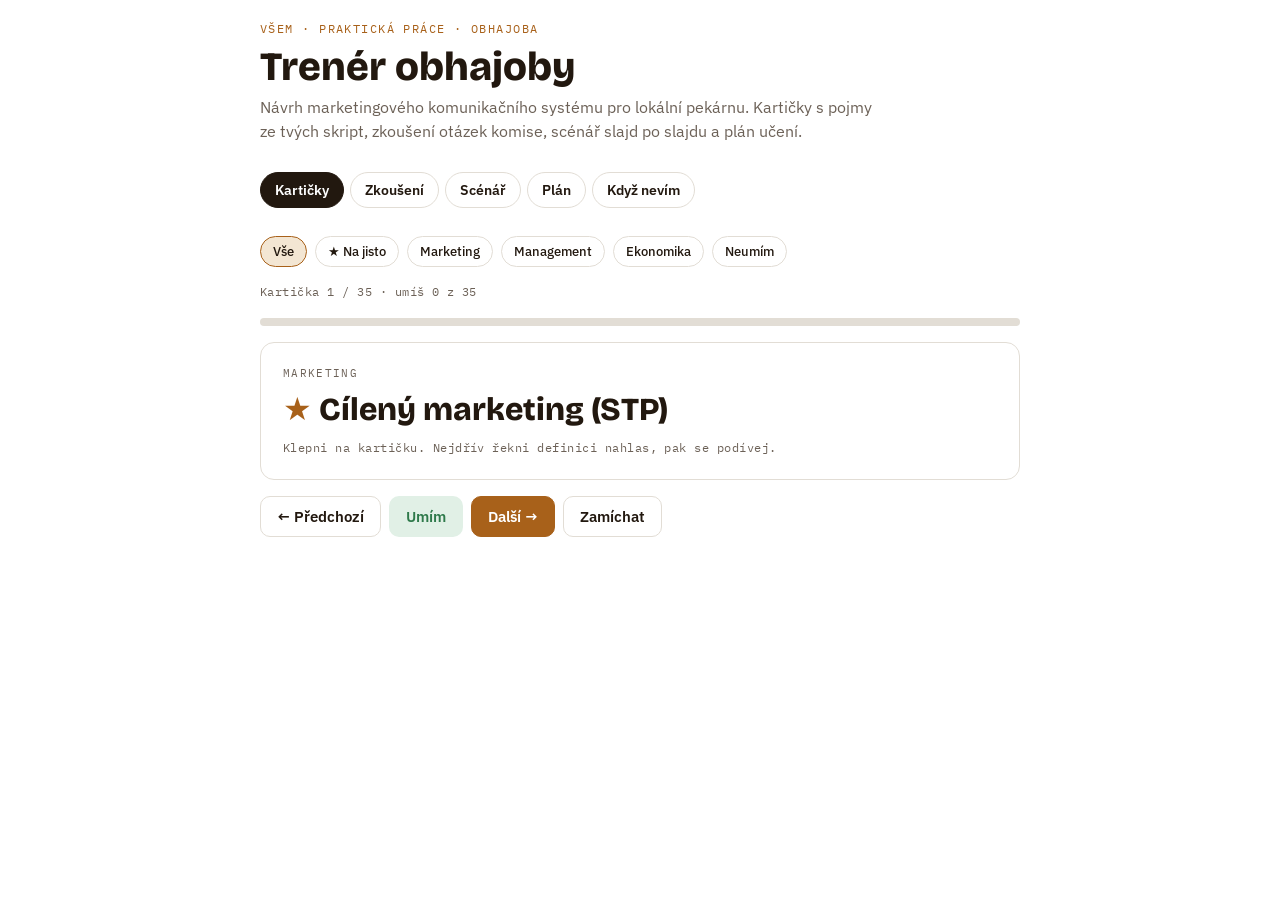
<file: ASDAS.html>
<!doctype html><html><head><meta charset=utf8><meta name=viewport content="width=device-width,initial-scale=1,viewport-fit=cover"><style>:root{color-scheme:light;box-sizing:border-box;padding-top:env(safe-area-inset-top,0px);padding-bottom:env(safe-area-inset-bottom,0px)}html{scroll-padding-top:env(safe-area-inset-top,0px)}body{margin:0;padding:0;font:14px -apple-system,BlinkMacSystemFont,sans-serif;background:#faf9f5;color:#141413}img{max-width:100%}[hidden]:not([hidden=until-found i]){display:none!important}</style></head><body>
<title>Trenér obhajoby</title>
<link rel="preconnect" href="https://fonts.googleapis.com">
<link rel="stylesheet" href="https://fonts.googleapis.com/css2?family=Bricolage+Grotesque:opsz,wght@12..96,600;12..96,800&family=IBM+Plex+Sans:wght@400;500;600&family=IBM+Plex+Mono:wght@500&display=swap">
<style>
/* Single light theme on white by user request. Layout: one-column study app, tab bar on top, one focused card per mode */
:root{
  --bg:#FFFFFF; --surface:#FFFFFF; --ink:#22180F; --muted:#6C6157; --line:#E2DDD5;
  --accent:#A8611A; --accent-ink:#FFFFFF; --soft:#F3E6D3; --good:#2F7A4B; --good-soft:#E1F0E6; --warn:#B4472E;
  --display:"Bricolage Grotesque", "Segoe UI", system-ui, sans-serif;
  --body:"IBM Plex Sans", "Segoe UI", system-ui, sans-serif;
  --mono:"IBM Plex Mono", ui-monospace, Consolas, monospace;
  color-scheme:light;
}
*{box-sizing:border-box}
body{background:var(--bg);color:var(--ink);font-family:var(--body);font-size:16px;line-height:1.55;padding-inline:16px;padding-block:20px 48px}
.wrap{max-width:760px;margin:0 auto;display:flex;flex-direction:column;gap:20px}
header{display:flex;flex-direction:column;gap:6px}
.eyebrow{font-family:var(--mono);font-size:12px;letter-spacing:.12em;text-transform:uppercase;color:var(--accent)}
h1{font-family:var(--display);font-weight:800;font-size:clamp(28px,6vw,40px);line-height:1.1;margin:0;text-wrap:balance}
h2{font-family:var(--display);font-weight:600;font-size:22px;margin:0;text-wrap:balance}
h3{font-family:var(--display);font-weight:600;font-size:18px;margin:0}
.sub{color:var(--muted);margin:0;max-width:62ch}
nav{position:sticky;top:env(safe-area-inset-top,0px);z-index:5;background:var(--bg);padding-block:8px;display:flex;gap:6px;overflow-x:auto}
nav button{flex:0 0 auto;font:600 14px var(--body);color:var(--ink);background:var(--surface);border:1px solid var(--line);border-radius:999px;padding:8px 14px;cursor:pointer}
nav button[aria-selected="true"]{background:var(--ink);color:var(--bg);border-color:var(--ink)}
button:focus-visible,input:focus-visible{outline:3px solid var(--accent);outline-offset:2px}
.panel{display:flex;flex-direction:column;gap:16px}
.card{background:var(--surface);border:1px solid var(--line);border-radius:14px;padding:20px;display:flex;flex-direction:column;gap:12px;min-width:0}
.row{display:flex;gap:8px;flex-wrap:wrap;align-items:center}
.btn{font:600 15px var(--body);border-radius:10px;padding:10px 16px;border:1px solid var(--line);background:var(--surface);color:var(--ink);cursor:pointer}
.btn.primary{background:var(--accent);color:var(--accent-ink);border-color:var(--accent)}
.btn.good{background:var(--good-soft);color:var(--good);border-color:transparent}
.chip{font:500 13px var(--body);padding:6px 12px;border-radius:999px;border:1px solid var(--line);background:transparent;color:var(--ink);cursor:pointer}
.chip[aria-pressed="true"]{background:var(--soft);border-color:var(--accent);color:var(--ink)}
.meta{font-family:var(--mono);font-size:12px;color:var(--muted);letter-spacing:.04em;font-variant-numeric:tabular-nums}
.progress{height:8px;border-radius:99px;background:var(--line);overflow:hidden}
.progress > i{display:block;height:100%;background:var(--good);width:0;transition:width .3s}
/* plán */
.week{display:flex;flex-direction:column;gap:6px}
.task{display:flex;gap:10px;align-items:flex-start;padding:8px 0;border-top:1px solid var(--line)}
.task:first-of-type{border-top:0}
.task input{margin-top:4px;width:18px;height:18px;accent-color:var(--good);flex:0 0 auto}
.task label{cursor:pointer}
.task.done label{color:var(--muted);text-decoration:line-through}
/* kartičky */
.flip{cursor:pointer;background:var(--surface);border:1px solid var(--line);border-radius:14px}
.flip-in{display:flex;flex-direction:column}
.face{padding:22px;display:flex;flex-direction:column;gap:10px;min-width:0}
.face.back{border-top:1px solid var(--line);display:none;cursor:auto}
.flip.on .face.back{display:flex}
.flip.on .hint{display:none}
.def{font-size:17px;line-height:1.6;max-width:65ch}
.where{line-height:1.65;max-width:65ch}
.term{font-family:var(--display);font-weight:800;font-size:clamp(24px,5vw,32px);line-height:1.15;text-wrap:balance}
.star{color:var(--accent)}
.lbl{font-family:var(--mono);font-size:11px;letter-spacing:.12em;text-transform:uppercase;color:var(--muted)}
.where{background:var(--soft);border-radius:10px;padding:10px 12px}
.known{color:var(--good);font-weight:600}
/* zkoušení */
.q{font-family:var(--display);font-weight:600;font-size:clamp(20px,4.4vw,26px);line-height:1.25;text-wrap:balance}
.ans{border-top:1px solid var(--line);padding-top:12px}
.tag{font:500 12px var(--mono);letter-spacing:.06em;text-transform:uppercase;color:var(--accent)}
/* scénář */
.slide-no{font-family:var(--display);font-weight:800;font-size:48px;line-height:1;color:var(--accent);font-variant-numeric:tabular-nums}
.hook{border-left:0;background:var(--soft);border-radius:10px;padding:12px 14px}
.time{font-family:var(--mono);font-size:13px;color:var(--muted)}
ol.steps{margin:0;padding-left:20px;display:flex;flex-direction:column;gap:6px}
@media (prefers-reduced-motion: reduce){.progress>i{transition:none}}
</style>

<div class="wrap">
  <header>
    <span class="eyebrow">VŠEM · praktická práce · obhajoba</span>
    <h1>Trenér obhajoby</h1>
    <p class="sub">Návrh marketingového komunikačního systému pro lokální pekárnu. Kartičky s pojmy ze tvých skript, zkoušení otázek komise, scénář slajd po slajdu a plán učení.</p>
  </header>

  <nav role="tablist" aria-label="Režimy">
    <button role="tab" id="t-karty" aria-selected="true" data-tab="karty">Kartičky</button>
    <button role="tab" id="t-zkouseni" aria-selected="false" data-tab="zkouseni">Zkoušení</button>
    <button role="tab" id="t-scenar" aria-selected="false" data-tab="scenar">Scénář</button>
    <button role="tab" id="t-plan" aria-selected="false" data-tab="plan">Plán</button>
    <button role="tab" id="t-pojistky" aria-selected="false" data-tab="pojistky">Když nevím</button>
  </nav>

  <!-- KARTIČKY -->
  <section class="panel" id="p-karty" role="tabpanel" aria-labelledby="t-karty">
    <div class="row" id="kf"></div>
    <div class="row"><span class="meta" id="kmeta"></span></div>
    <div class="progress" aria-hidden="true"><i id="kprog"></i></div>
    <div class="flip" id="flip" tabindex="0" role="button" aria-label="Ukázat vysvětlení">
      <div class="flip-in">
        <div class="face front">
          <span class="lbl" id="kcat"></span>
          <div class="term" id="kterm"></div>
          <span class="meta hint">Klepni na kartičku. Nejdřív řekni definici nahlas, pak se podívej.</span>
        </div>
        <div class="face back">
          <span class="lbl">Co to je</span>
          <div class="def" id="kdef"></div>
          <span class="lbl">Kde v práci</span>
          <div class="where" id="kwhere"></div>
        </div>
      </div>
    </div>
    <div class="row">
      <button class="btn" id="kprev">← Předchozí</button>
      <button class="btn good" id="kknow">Umím</button>
      <button class="btn primary" id="knext">Další →</button>
      <button class="btn" id="kshuf">Zamíchat</button>
    </div>
  </section>

  <!-- ZKOUŠENÍ -->
  <section class="panel" id="p-zkouseni" role="tabpanel" aria-labelledby="t-zkouseni" hidden>
    <div class="row" id="zf"></div>
    <div class="card">
      <div class="row" style="justify-content:space-between"><span class="tag" id="zcat"></span><span class="meta" id="zmeta"></span></div>
      <div class="q" id="zq"></div>
      <div class="ans" id="za" hidden></div>
      <div class="row">
        <button class="btn primary" id="zshow">Ukázat odpověď</button>
        <button class="btn good" id="zok" hidden>Zvládl bych</button>
        <button class="btn" id="zno" hidden>Ještě ne</button>
      </div>
    </div>
    <p class="meta" id="zstat"></p>
  </section>

  <!-- SCÉNÁŘ -->
  <section class="panel" id="p-scenar" role="tabpanel" aria-labelledby="t-scenar" hidden>
    <div class="card">
      <div class="row" style="justify-content:space-between;align-items:flex-end">
        <div style="display:flex;gap:14px;align-items:flex-end"><span class="slide-no" id="sno"></span><h2 id="stitle"></h2></div>
        <span class="time" id="stime"></span>
      </div>
      <p id="stext" style="margin:0"></p>
      <div class="hook" id="shook"></div>
    </div>
    <div class="row">
      <button class="btn" id="sprev">← Slajd</button>
      <button class="btn primary" id="snext">Slajd →</button>
      <span class="meta">Celkem cca 9 minut · šipky na klávesnici fungují</span>
    </div>
  </section>

  <!-- PLÁN -->
  <section class="panel" id="p-plan" role="tabpanel" aria-labelledby="t-plan" hidden>
    <div class="card"><div class="row" style="justify-content:space-between"><h2>Plán učení</h2><span class="meta" id="pmeta"></span></div>
      <div class="progress" aria-hidden="true"><i id="pprog"></i></div>
      <p class="sub" style="margin:0">Denně 45–60 minut. U každého tématu: přečti stránky ze skript → definice jednou větou → ukaž ji na pekárně → dvě věty nahlas. Odškrtnuté si stránka pamatuje v tomto prohlížeči.</p>
    </div>
    <div id="weeks" class="panel"></div>
  </section>

  <!-- POJISTKY -->
  <section class="panel" id="p-pojistky" role="tabpanel" aria-labelledby="t-pojistky" hidden>
    <div class="card">
      <h2>Když nevíš odpověď</h2>
      <ol class="steps">
        <li><b>Přiznej:</b> „Tohle přesně nemám, v práci jsem pracoval s orientačními rozsahy z provozu.“</li>
        <li><b>Vysvětli proč:</b> „Práce je aplikovaná a stojí na zkušenosti z provozu, ne na auditovaných datech.“</li>
        <li><b>Přesuň na řešení:</b> „Proto je součástí návrhu měření KPI, které to upřesní.“</li>
      </ol>
    </div>
    <div class="card">
      <h3>Další pojistky</h3>
      <ol class="steps">
        <li>Dej si tři vteřiny na rozmyšlenou. Komise to nebere jako slabost.</li>
        <li>Nejasnou otázku zopakuj vlastními slovy: „Ptáte se, jestli…?“</li>
        <li>Na slabinu z posudku (zdroje, data) neútoč obranou: „Máte pravdu, je to limit práce,“ a hned řekni, co bys udělal dál.</li>
        <li>Nikdy nevymýšlej číslo. Rozsah z provozu je v pořádku, vymyšlená přesnost ne.</li>
        <li>U teoretické otázky vždy dva kroky: definice podle skript, pak pekárna.</li>
      </ol>
    </div>
  </section>
</div>

<script>
const S = {
  get(k, d){ try{ const v = localStorage.getItem(k); return v ? JSON.parse(v) : d; }catch(e){ return d; } },
  set(k, v){ try{ localStorage.setItem(k, JSON.stringify(v)); }catch(e){} }
};

/* ---------- DATA ---------- */
const TERMS = [
 ["Marketing","Cílený marketing (STP)",1,
  "Firma nemluví na celý trh stejně, ale vybere si, koho chce oslovit. Postupuje ve třech krocích: nejdřív rozdělí zákazníky do skupin (segmentace), pak si vybere, na kterou skupinu se zaměří (targeting), a nakonec rozhodne, jak se jí chce představit (positioning).",
  "Celá práce tímhle postupem prochází, jen ho tak nenazývá. V kapitole 3.1 rozděluji zákazníky na důchodce, maminky a mladé, to je segmentace. Ze stejné tabulky vychází, že největší potenciál mají mladí, a právě na ně návrh míří, to je targeting. V kapitole 4.1 pak definuji, jak se pekárna má prezentovat: „tradiční rodinná pekárna v moderním podání“, to je positioning. U komise řekni: „Práce v podstatě sleduje logiku cíleného marketingu.“"],
 ["Marketing","Segmentace trhu",0,
  "Rozdělení zákazníků do skupin podle toho, jak se chovají nebo kým jsou. Lidé uvnitř jedné skupiny si mají být podobní, a skupiny mezi sebou se mají lišit. Díky tomu můžeš každou skupinu oslovit jinak.",
  "V kapitole 3.1 je tabulka 1 se třemi segmenty. Důchodci chodí pravidelně, ale nakupují málo a mají malý potenciál růstu. Maminky nakupují menší množství, jsou někde uprostřed. Mladí chodí jen nárazově, ale mají největší potenciál, protože je zatím nikdo cíleně neoslovuje. Z toho vychází celý důvod, proč návrh chce komunikovat i mimo stávající okruh."],
 ["Marketing","Segmentační kritéria",0,
  "Podle čeho zákazníky do skupin dělíš. Může to být to, kým jsou (věk, kde bydlí), nebo to, jak nakupují (jak často, jestli jsou věrní). Skripta tomu říkají popisná kritéria a kritéria užití.",
  "V práci jsem použil obě. Věk 40–80 let a maminky s dětmi jsou demografická kritéria. To, že jde o lokální zákazníky z okolí, je geografické kritérium. Sloupec „frekvence“ v tabulce 1 je kritérium užití, tedy jak často zákazník chodí. Když se komise zeptá, podle čeho jsi dělil, vyjmenuj tyhle tři věci."],
 ["Marketing","Tržní zacílení (targeting)",0,
  "Když už máš skupiny zákazníků, rozhodneš se, na kterou se zaměříš. Skupina by měla být dost velká, dostupná pro tvou komunikaci a měla by mít smysl z pohledu toho, co firma umí.",
  "V práci zacilují na mladší zákazníky, i když dnes chodí nejméně. Důvod je, že tabulka 1 u nich ukazuje vysoký potenciál růstu a jsou dosažitelní přes Instagram, který pekárna už používá. Zároveň návrh nechce odradit stálé zákazníky, takže charakter pekárny zůstává stejný."],
 ["Marketing","Positioning",0,
  "Jak chceš, aby tě zákazník vnímal a čím se v jeho hlavě odlišíš od ostatních. Je to jedna jasná představa o značce, ke které se pak vztahuje všechna komunikace.",
  "V kapitole 4.1 je pozicování „tradiční rodinná pekárna v moderním podání“. Spojuje kvalitu řemeslné výroby, kterou mají rádi stálí zákazníci, s moderní komunikací, která má oslovit mladší. Z pozicování pak vychází tone of voice (přátelský, autentický) i vizuální styl."],
 ["Marketing","Intuitivní přístup k segmentaci",0,
  "Segmentace na základě vlastní zkušenosti a pozorování, bez systematického výzkumu nebo dotazníků. Je rychlá a levná, ale vidí jen to, co si člověk sám všimne.",
  "Tohle je přesně způsob, jak vznikla tvoje analýza: rok v provozu, pozorování a rozhovory se zákazníky (kapitola 2.1). Je to legitimní přístup, ale zároveň limit práce. Když se komise zeptá na metodiku, řekni: „Segmentace je intuitivní, ze zkušenosti z provozu. Dalším krokem by byl systematický přístup, například dotazník mezi zákazníky.“"],
 ["Marketing","Spotřební chování",0,
  "Jak se lidé chovají, když něco kupují, používají a znovu kupují. Zkoumá se, proč nakupují, jak se rozhodují a co je přitom ovlivňuje.",
  "Celá analýza zákazníků v kapitole 3.1 je o spotřebním chování: proč stálí zákazníci chodí pravidelně, proč mladí jen nárazově a proč špatné parkování snižuje spontánní návštěvy. Návrh se pak snaží tohle chování změnit, aby nový zákazník přišel a pak se vracel."],
 ["Marketing","Kupní rozhodovací proces",1,
  "Pět kroků, kterými zákazník prochází, než něco koupí. Uvědomí si potřebu, hledá informace, porovnává možnosti, rozhodne se a koupí, a po nákupu hodnotí, jestli byl spokojený.",
  "Tvůj návrh pokrývá všechny kroky. Teaser na Instagramu vyvolá chuť a potřebu. Instagram a web slouží k hledání informací o akci. Hlavní promo pomáhá při porovnávání s jinými možnostmi. Výloha a personál působí v okamžiku rozhodnutí. Obsah po akci (fotky, shrnutí) podporuje dobrý pocit po nákupu. Hlavní problém z kapitoly 3.4 je, že se lidé o akcích dozvěděli pozdě, takže se do procesu vůbec nedostali."],
 ["Marketing","Typy kupního rozhodování",0,
  "Ne každý nákup je stejně promyšlený. Rutinní nákup děláš ze zvyku bez přemýšlení, impulzivní nákup je okamžité rozhodnutí, a komplexní nákup se týká drahých věcí, kde hodně zvažuješ.",
  "Stálí zákazníci, hlavně důchodci, nakupují rutinně: chodí pravidelně pro to samé. Na ně akce tolik nepůsobí, přijdou tak jako tak. Akce a jejich komunikace míří na nové zákazníky a na impuls: vidí lákavou tematickou nabídku (třeba burgery) a rozhodnou se, že v sobotu přijdou."],
 ["Marketing","Situační vlivy",0,
  "Věci, které ovlivní nákup v danou chvíli, i když nesouvisí se zákazníkem samotným. Patří sem prostředí obchodu, personál, vystavení zboží, ale i čas a místo.",
  "V práci jsou situační vlivy vidět na obou stranách. Negativní je parkování a poloha mimo centrum (kapitola 1 a 3.1), což snižuje spontánní návštěvy. Pozitivně je návrh využívá v offline vrstvě (kapitola 4.3): výloha jako hlavní nosič akcí a personál, který zákazníkům přímo v prodejně řekne o další akci."],
 ["Marketing","Adopční proces",0,
  "Jak zákazník přijímá něco nového. Nejdřív se o tom dozví, pak získá zájem, zváží to, zkusí to, a když je spokojený, začne to kupovat pravidelně.",
  "Pět fází sobotního eventu z kapitoly 4.4 přesně kopíruje adopční proces. Teaser vytvoří povědomí, hlavní promo vzbudí zájem, připomenutí vede k rozhodnutí přijít, samotná návštěva je pokus, a když se zákazníkovi líbí, vrátí se na další event. Cílem práce je, aby se z nového zákazníka stal stálý."],
 ["Marketing","Marketingový mix 4P",1,
  "Čtyři hlavní nástroje, kterými firma ovlivňuje zákazníka: produkt (co prodává), cena (za kolik), místo (kde a jak je produkt dostupný) a propagace (jak o sobě dává vědět).",
  "Tohle je jedna z nejsilnějších vět celé obhajoby. Pekárna má silný produkt (kapitola 3.6: problém není kvalita) a dostupné ceny. Místo je slabé: poloha mimo centrum a parkování, a to změnit nejde. Jediný nástroj, kde zbývá prostor pro růst, je propagace, tedy komunikace. Proto je celá práce o komunikačním systému."],
 ["Marketing","4C (Lauterborn)",0,
  "Stejný mix jako 4P, ale z pohledu zákazníka. Místo produktu se ptáš na hodnotu pro zákazníka, místo ceny na to, co ho nákup celkem stojí (i čas a úsilí), místo místa na pohodlí a místo propagace na oboustrannou komunikaci.",
  "U pekárny je hodnota vysoká (kvalitní produkt), ale pohodlí nízké: zákazník musí přijet mimo centrum a hledat parkování, to ho stojí čas a úsilí. Proto musí komunikace dát dobrý důvod tu cestu podniknout, třeba zajímavý sobotní event. Je to dobrá odpověď, když se tě zeptají, proč nestačí jen kvalitní produkt."],
 ["Marketing","Komunikační mix",1,
  "Všechny způsoby, jak firma komunikuje se zákazníky. Hlavní nástroje jsou reklama, podpora prodeje, osobní prodej, public relations (PR) a přímý marketing.",
  "Celá kapitola 4 je vlastně návrh komunikačního mixu. Sobotní eventy jsou PR (event marketing) a podpora prodeje. Personál v prodejně je osobní prodej. Instagram, web a QR kódy jsou přímý a online marketing. Výloha a plakáty jsou BTL komunikace. Placená reklama v návrhu skoro není, a proto je návrh levný."],
 ["Marketing","PR a event marketing",0,
  "PR je dlouhodobé budování dobrého vztahu a pověsti u veřejnosti. Event marketing je jeden z jeho nástrojů: firma pořádá akci, která lidi zaujme a spojí si ji se značkou.",
  "Sobotní eventy z kapitoly 4.4 jsou event marketing. Nejde jen o jednorázový prodej, ale o to, aby pekárna měla pravidelnou akci, na kterou se lidé těší a kterou si spojí se značkou. Kapitola 3.4 popisuje, že dnes jsou akce izolované události, a návrh z nich dělá dlouhodobý koncept."],
 ["Marketing","Podpora prodeje",0,
  "Krátkodobé lákadlo, které má zákazníka přimět koupit hned nebo víc. Typicky slevy, speciální nabídky, ochutnávky nebo časově omezené produkty.",
  "Tematické nabídky na akcích, například burgerová akce, fungují jako podpora prodeje: časově omezená speciální nabídka, která má přivést lidi právě v sobotu. Tabulka 2 ukazuje, jak silný efekt to má: úspěšná akce dělá 10–12 tisíc oproti 5–6 tisícům běžného víkendu."],
 ["Marketing","Osobní prodej",0,
  "Komunikace tváří v tvář mezi prodavačem a zákazníkem. Je nejosobnější a dokáže okamžitě reagovat na to, co zákazník chce.",
  "V offline vrstvě (kapitola 4.3) má personál aktivní roli: informuje zákazníky v prodejně o aktuálních a dalších akcích. Každý zákazník u pultu je tak potenciální účastník další akce. Mladý personál zmiňuje práce jako silnou stránku pekárny už v kapitole 1."],
 ["Marketing","Přímý marketing",0,
  "Komunikace přímo s konkrétním zákazníkem, ideálně tak, aby hned reagoval. Dnes hlavně online: sociální sítě, e-mail, web.",
  "Instagram jako hlavní kanál, web s rezervacemi a QR kódy ze 4.2 a 4.3 jsou přímý a online marketing. QR kód na plakátu vede zákazníka rovnou na Instagram nebo web, takže propojuje offline a online. V závěru práce doporučuješ ještě e-mail marketing, což je klasický přímý marketing."],
 ["Marketing","ATL a BTL",0,
  "ATL (nadlinková) je komunikace přes masová média, jako je televize, rádio nebo billboardy. BTL (podlinková) je komunikace bez masových médií, například v místě prodeje, plakáty nebo akce.",
  "Tvůj návrh je skoro celý BTL: výloha, plakáty, personál a eventy přímo v pekárně. To odpovídá malému lokálnímu podniku, protože BTL je levnější a cílí na lidi v okolí. Je to další argument, proč je návrh ekonomicky nenáročný."],
 ["Marketing","Výrobková média",0,
  "Vše, čím o sobě říká samotný produkt: značka, design, obal, styl a image. Produkt tak komunikuje i bez reklamy.",
  "Jednotná vizuální identita z kapitoly 4.1 (barvy, typografie, šablony) a jednotný styl fotek produktů jsou práce s výrobkovými médii. Analýza v kapitole 3.3 ukazuje, že dnešní fotky neodpovídají kvalitě produktů, takže produkt „komunikuje“ hůř, než by mohl."],
 ["Marketing","Životní cyklus výrobku",0,
  "Každý výrobek prochází fázemi: zavedení na trh, růst, zralost a nakonec ústup. V každé fázi potřebuje jinou komunikaci.",
  "Tematické akce (třeba burgerová nabídka) přinášejí do sortimentu něco nového a fungují jako inovace. Pravidelné střídání témat pomáhá, aby nabídka nezevšedněla a zákazník měl důvod přijít znovu. Do hloubky to práce neřeší, ale je to dobrá odpověď, pokud se zeptají na produkt."],
 ["Marketing","Tvorba ceny",0,
  "Cenu určují tři věci. Náklady určují minimum, pod které nejde jít. Konkurence ukazuje rozumné rozmezí. Poptávka, tedy kolik jsou lidé ochotní zaplatit, určuje strop.",
  "Práce uvádí dostupné ceny jako silnou stránku (kapitola 1). Cena tedy není problém a návrh ji nemění. Pekárna nesoutěží cenou s Tescem, ale kvalitou a zážitkem. Pokud se zeptají na cenu, řekni, že práce se zaměřila na komunikaci, protože cena a produkt už fungují."],
 ["Marketing","Přímá distribuční cesta",0,
  "Výrobce prodává rovnou zákazníkovi bez prostředníků. Výhodou je přímý kontakt, rychlá zpětná vazba a přehled o zákaznících.",
  "Pekárna peče a prodává sama ve vlastní prodejně, takže jde o přímou distribuční cestu. Proto mohla analýza vycházet z přímého pozorování a rozhovorů se zákazníky (kapitola 2.1). Web s rezervacemi z kapitoly 4.2 tuhle cestu rozšiřuje: zákazník si může produkt objednat předem."],
 ["Management","Strategický management",0,
  "Postup, jak firma dosahuje dlouhodobých cílů. Má pět kroků: stanoví poslání, určí cíle, analyzuje prostředí a vybere strategii, strategii realizuje a nakonec zhodnotí výsledky.",
  "Struktura práce kopíruje druhou polovinu tohoto postupu. Kapitola 3 je analýza prostředí (zákazníci, tržby, Instagram, konkurence). Kapitola 4 je volba strategie a návrh realizace. Kapitola 4.5 s KPI je hodnocení výsledků. Když se zeptají na metodiku, tohle je elegantní odpověď."],
 ["Management","Poslání a vize",0,
  "Poslání říká, proč firma existuje a co dělá pro zákazníky. Vize popisuje, kam chce firma dojít v delší budoucnosti.",
  "Práce poslání a vizi takto nepojmenovává, ale jádro značky v kapitole 4.1 jim odpovídá. Pozicování „tradiční rodinná pekárna v moderním podání“ říká, kým pekárna je a čím chce být. Cílem není změnit charakter podniku, ale rozvíjet jeho silné stránky (kapitola 1)."],
 ["Management","SMART cíle",1,
  "Dobře nastavený cíl musí být konkrétní a v souladu se strategií, měřitelný v číslech, přijatelný pro lidi, kteří ho plní, realistický a s jasným termínem.",
  "Tady na tebe komise může zatlačit. V tabulce 6 jsou cíle „tržby z akcí 9–10 tisíc“ a „+20–30 % sledujících“ měřitelné. Cíle „postupný růst“ engagementu a „rostoucí trend“ rezervací ale měřitelné nejsou a žádný z cílů nemá termín. Odpověz poctivě: „Nejsou úplně SMART. Opravil bych to tak, že první měsíc změřím výchozí hodnotu a stanovím číslo a termín.“"],
 ["Management","Manažerské funkce",0,
  "Základní činnosti manažera. Postupně jde o plánování, organizování, vedení lidí a kontrolu. Průběžně k nim patří rozhodování a analýza.",
  "Návrh pokrývá všechny funkce. Plánování je obsahový plán a pětifázový postup akcí. Organizování je rozdělení rolí, kdo dělá obsah a co dělá personál. Vedení lidí je zapojení personálu do komunikace. Kontrola je měsíční vyhodnocení KPI z kapitoly 4.5."],
 ["Management","Kontrola",1,
  "Porovnání toho, co se skutečně stalo, s tím, co bylo naplánované, aby se našly odchylky a dalo se zareagovat. Podle času může být předběžná (před akcí), průběžná (během ní) nebo následná (po ní).",
  "Měsíční sledování KPI v kapitole 4.5 je kontrola: řádná, protože je pravidelná a plánovaná, a následná, protože hodnotí výsledky po proběhlých akcích. Na jejím základě se silné prvky posilují a slabé upravují. Hlavní riziko z kapitoly 4.6, nedostatečná disciplína, se právě díky kontrole odhalí včas."],
 ["Management","Delegování",0,
  "Manažer předá část úkolů a pravomocí jiným lidem. Odpovědnost za výsledek ale zůstává jemu.",
  "V návrhu se deleguje hlavně na personál, který informuje zákazníky o akcích. Komunikaci na Instagramu by měl mít na starosti jeden odpovědný člověk. Pokud se zeptají, kdo za systém odpovídá, odpověz, že úkoly se dají rozdělit, ale odpovědnost za výsledek nese ten, kdo komunikaci řídí. [doplň: kdo to v pekárně je]"],
 ["Management","Motivace (Herzberg)",0,
  "Herzberg dělí faktory na dvě skupiny. Hygienické faktory (plat, podmínky) jen odstraní nespokojenost, ale lidi nemotivují. Skutečně motivují motivátory: zajímavá práce, uznání a odpovědnost.",
  "Když má personál aktivní roli v komunikaci akcí (kapitola 4.3), dostává zajímavější práci a odpovědnost, tedy motivátory. To je odpověď na otázku, jak zajistit, aby personál systém podporoval a nebral ho jako práci navíc."],
 ["Ekonomika","Monopolistická konkurence",1,
  "Trh, kde je hodně firem, které prodávají podobné, ale ne úplně stejné produkty. Každá se snaží odlišit (značkou, kvalitou, zážitkem), a díky tomu může trochu ovlivnit svou cenu. Do odvětví se dá snadno vstoupit.",
  "Pekárna, Food Story, řeznictví a Tesco v okolí (kapitola 3.5) jsou typický příklad. Prodávají podobné věci a pekárna nemůže vyhrát polohou, prostorem ani šíří sortimentu. Musí se odlišit, a hlavním nástrojem odlišení je podle práce značka a komunikace. Tohle je nejlepší most mezi ekonomikou a tvou prací."],
 ["Ekonomika","Okolí podniku",0,
  "Vnější faktory, které firmu ovlivňují a které firma sama nemůže změnit. Patří sem geografické okolí (poloha), ekonomické, sociální, právní, technologické a další.",
  "Hlavní problém pekárny vychází z geografického okolí: poloha mimo centrum a omezené parkování (kapitola 1). Ekonomické okolí tvoří konkurence v blízkosti. Okolí změnit nejde, a proto je celá práce postavená na myšlence, že nevýhodu polohy kompenzuje dobře řízená komunikace."],
 ["Ekonomika","Cíle podniku",0,
  "Firma má cíle v různých časových horizontech. Krátkodobě musí být schopná platit, střednědobě chce přiměřený zisk a dlouhodobě chce, aby rostla její hodnota.",
  "Hlavní cíl práce, stabilizovat tržby a rozšířit zákaznickou základnu (kapitola 1), podporuje střednědobý cíl přiměřeného zisku. Pravidelné akce s předvídatelnými tržbami pomáhají i krátkodobé platební schopnosti, protože tržby méně kolísají."],
 ["Ekonomika","Fixní a variabilní náklady",0,
  "Fixní náklady se nemění podle toho, kolik prodáš, třeba nájem nebo tisk plakátu. Variabilní náklady rostou s každým prodaným kusem, třeba suroviny na burger.",
  "Na záložním slajdu 16 jsou náklady na komunikaci jedné akce: čas na obsah, tisk plakátů a případná placená propagace se chovají jako fixní náklady akce. Suroviny na prodané produkty jsou variabilní náklady. Tohle rozdělení potřebuješ, když budeš počítat bod zvratu. [doplň vlastní čísla z provozu]"],
 ["Ekonomika","Bod zvratu",1,
  "Množství, které musíš prodat, aby tržby pokryly všechny náklady. Pod ním jsi ve ztrátě, nad ním vyděláváš. Počítá se jako fixní náklady děleno rozdílem ceny a variabilních nákladů na kus: q = a / (p − b).",
  "Když se komise zeptá, jestli se akce vyplatí, použiješ bod zvratu. Fixní náklady akce (plakáty, čas na obsah) vydělíš tím, kolik ti zbude z jednoho prodaného produktu po odečtení surovin. Výsledek je počet kusů, které akce musí prodat. Z tabulky 2 víš, že úspěšná akce přinese o 4–7 tisíc víc než běžný víkend, a s tím můžeš porovnat. [doplň: jeden spočítaný příklad]"]
];

const QS = [
 ["Teorie","Použil jste cílený marketing? Popište jeho etapy.","Ano. Cílený marketing má tři etapy: segmentace, tržní zacílení a positioning. Segmentoval jsem zákazníky na důchodce, maminky a mladé, zacílil jsem na mladší jako skupinu s největším potenciálem a pozicování je „tradiční rodinná pekárna v moderním podání“."],
 ["Teorie","Podle jakých kritérií jste segmentoval?","Podle demografických kritérií (věk, rodinná situace), geografických (lokální okruh) a kritérií užití, konkrétně frekvence nákupu. Byl to intuitivní přístup ze zkušenosti, ne systematický výzkum, a to je limit práce."],
 ["Teorie","Jaké nástroje komunikačního mixu návrh používá?","Sobotní eventy jsou event marketing, tedy nástroj PR, a zároveň podpora prodeje. Personál je osobní prodej. Instagram, web a QR kódy jsou přímý a on-line marketing. Výloha a plakáty jsou BTL. Placenou reklamu návrh skoro nepoužívá, proto je levný."],
 ["Teorie","Jak souvisí návrh s kupním rozhodovacím procesem?","Instagram a web pomáhají ve fázi hledání informací, teaser a promo při hodnocení alternativ, výloha a personál jsou situační vlivy při rozhodnutí a obsah po akci podporuje ponákupní chování."],
 ["Teorie","Jaký typ tržní struktury je váš trh?","Monopolistická konkurence: hodně podobných podniků, diferencovaný produkt, volný vstup. Pekárna se musí odlišit a značka a komunikace jsou nástroj diferenciace."],
 ["Teorie","Jsou vaše cíle SMART?","Tržby z akcí 9–10 tisíc a +20–30 % sledujících jsou měřitelné. Engagement a rezervace („postupný růst“) ne a chybí jim termín. Opravil bych to: první měsíc změřit výchozí hodnotu a stanovit cíl v číslech s termínem."],
 ["Teorie","Jakou manažerskou funkci představuje měsíční vyhodnocení?","Kontrolu: porovnání skutečnosti s cíli. Je to řádná a následná kontrola. Po ní přicházejí nápravná opatření, tedy úprava systému."],
 ["Teorie","Jak byste spočítal, jestli se akce vyplatí?","Bodem zvratu: q = a / (p − b). Fixní náklady akce dělím příspěvkem na úhradu jednoho kusu (cena minus variabilní náklady). Výsledek je počet kusů, který akce musí prodat. [doplň vlastní příklad]"],
 ["Teorie","Co je 4C a co říká o vaší pekárně?","Pohled zákazníka: hodnota, náklady zákazníka, pohodlí, komunikace. Pekárna má vysokou hodnotu, ale nižší pohodlí (parkování, poloha). Komunikace musí dát důvod cestu podniknout."],
 ["Teorie","Z jaké teorie jste vycházel?","Práce je aplikovaná, teorii explicitně nepojmenovává, ale odpovídá jí: SWOT, cílený marketing (STP), marketingový a komunikační mix, kupní rozhodovací proces a kontrola přes KPI (záložní slajd 13)."],
 ["Citace","Proč chybí seznam zdrojů a přílohy?","Uznávám, že je to nedostatek, vidím ho i v posudku. Práce je aplikovaná a stojí na zkušenosti v provozu, interních datech a pozorování. Standardní zdroje, o které se opírám, mám připravené a rozumím jim. Do další verze bych seznam a přílohy doplnil."],
 ["Data","Odkud máte čísla tržeb?","Z pekárny, kde pracuji: interní data o tržbách a vlastní pozorování. [doplň: z čeho přesně a za jaké období] Uvádím rozsahy, protože tržby kolísají. Není to audit, je to jednoduchá analýza dostupných dat."],
 ["Data","Jak víte, že nárůst tržeb způsobila komunikace a ne sezóna?","Je to silná indicie, ne důkaz kauzality. Sezónnost, počasí a počet akcí jsem nemohl vyloučit. Proto návrh obsahuje měření: srovnání stejných období a akcí s teaserem a bez něj (záložní slajd 15)."],
 ["Data","Je zkoumání objektivní, když tam pracujete?","Mám přístup k reálným datům a provozu, ale riziko zaujetí přiznávám. Proto jsem použil více zdrojů informací a navrhl měřitelné ukazatele, které ověří návrh nezávisle na mém názoru."],
 ["Data","Lze výsledky zobecnit?","Jde o případovou studii jednoho podniku. Zobecnit lze princip: provozovna mimo centrum může nevýhodu polohy kompenzovat řízenou komunikací. Konkrétní čísla platí jen pro tuto pekárnu."],
 ["Marketing","Proč Instagram a ne jiný kanál?","Je to jediný kanál, který pekárna už používá, takže návrh nevyžaduje nové náklady. Je vizuální, hodí se na jídlo a akce a osloví i mladší publikum. Web je doplňkový."],
 ["Marketing","Jak oslovíte mladší zákazníky?","Pravidelný obsah (reels, stories), tematické sobotní eventy s očekáváním, sdílení obsahu od zákazníků a odpovídání na komentáře."],
 ["Marketing","Čím se odlišujete od konkurence?","Konkurence vyhrává viditelností, prostorem, šíří nabídky a parkováním. Pekárna se odliší značkou, kvalitou řemeslného produktu a akcemi, které dávají důvod přijet i z dalšího okolí."],
 ["Ekonomika","Kolik vás návrh bude stát?","Využívá existující kanály, hlavní náklad je čas na obsah, tisk plakátů a případná placená propagace. [doplň odhad v Kč]"],
 ["Ekonomika","Vyplatí se to?","Přírůstek tržeb z úspěšné akce je zhruba 4–7 tisíc oproti běžnému víkendu. Akce se vyplatí, pokud přírůstek tržeb krát hrubá marže převýší náklady na komunikaci. [doplň marži a náklady]"],
 ["Ekonomika","Tržby rostly o 25–35 %. A co zisk?","Tržba není zisk: s tržbami rostou i náklady na suroviny a personál. Práce pracuje s tržbami jako nejlepším dostupným ukazatelem dopadu komunikace."],
 ["Management","Kdo bude systém provádět?","[doplň: kdo dělá komunikaci dnes] Systém je záměrně jednoduchý (šablony, obsahový rámec, pět kroků akce), aby ho zvládl běžný provoz bez organizačních změn."],
 ["Management","Jak zajistíte, že se systém bude dodržovat?","Disciplína je hlavní riziko. Pomáhají šablony, pevná struktura akce a měsíční vyhodnocení KPI."],
 ["Management","Jak by implementace probíhala?","Nejdřív jádro značky a šablony, pak obsahový plán a offline prvky, pak první sobotní event podle pěti fází, nakonec vyhodnotit KPI a upravit postup."],
 ["Obecné","Co práce nedokáže a co byste udělal jinak?","Chybí důkladnější data, seznam zdrojů a přílohy a systém nebyl plně ověřen v provozu. Pokračoval bych sběrem přesnějších dat a ověřením návrhu na několika akcích s měřením KPI."],
 ["Obecné","V čem je práce přínosná pro praxi?","Nejdřív diagnostikuje, proč akce kolísají (3 z 10 úspěšné), a pak navrhuje konkrétní pravidla: obsahový rámec, pětikrokový postup akce, offline propojení a ukazatele."],
 ["Obecné","E-mail marketing a věrnostní program: co GDPR?","Osobní údaje lze sbírat jen se souhlasem a s jasným účelem. Práce je doporučuje jako další rozvoj a při zavedení by se GDPR muselo řešit."]
];

const SLIDES = [
 ["Titul","20 s","Dobrý den, jmenuji se Matěj Kuracina a představím praktickou práci Návrh marketingového komunikačního systému pro lokální pekárnu. Jde o pekárnu, ve které pracuji, takže vycházím z reálného provozu.",""],
 ["Dobrý produkt, slabá viditelnost","1 min","Pekárna má kvalitní produkt, dostupné ceny, mladý personál a tematické akce. Potýká se ale s polohou mimo centrum, parkováním a tím, že chodí hlavně stálí zákazníci. Výsledky akcí kolísají. Hlavní problém: pekárna není limitována produktem, ale chybějícím systematickým komunikačním systémem.","Z pohledu marketingového mixu má pekárna silný produkt a cenu, ale slabé místo. Místo změnit nejde, takže růst hledám v propagaci, tedy v komunikačním mixu."],
 ["Cíl a postup","45 s","Cílem bylo navrhnout jednoduchý a udržitelný systém. Tři fáze: analýza, návrh, měření efektivity. Data z roční zkušenosti v podniku: pozorování, interní informace, jednoduchá analýza tržeb a rozhovory. Součástí je SWOT.",""],
 ["Zákazníci a konkurence","1 min","Zákazníci jsou hlavně místní 40–80 let a maminky. Mladí chodí nárazově, ale mají největší potenciál a nikdo je systematicky neoslovuje. Food Story, řeznictví a Tesco vyhrávají viditelností a pohodlím, proto se pekárna musí odlišit komunikací.","Segmentoval jsem podle demografických kritérií a kritérií užití, tedy frekvence nákupu. Trh odpovídá monopolistické konkurenci, kde se firmy odlišují diferencovaným produktem a značkou."],
 ["Tržby","1 min 15 s","Běžný víkend 5–6 tisíc, úspěšná akce 10–12 tisíc, neúspěšná kolem 3 tisíc. Odhadem jen 3 z 10 akcí výrazně nadprůměrné. Bez systematické komunikace 90–100 tisíc měsíčně, se systematičtější 120–130 tisíc, zhruba +25–35 %. Jde o rozsahy z interních dat.","Z pohledu kupního rozhodovacího procesu se zákazník o akci nedozvěděl včas, takže nešel ani do fáze hledání informací."],
 ["Instagram","45 s","Jediný aktivní online kanál: ~4 stories týdně, 1–2 příspěvky, 2 reels měsíčně. Problém není rozsah, ale chybějící obsahový plán, jednotný styl a pozdní komunikace akcí. Návrh: 3–5 stories, 2–3 příspěvky týdně, 2–4 reels měsíčně.",""],
 ["Tři vrstvy návrhu","1 min 15 s","Jádro značky: pozicování, přátelský tone of voice, vizuální identita a šablony. Online: Instagram se čtyřmi pilíři (produkty, akce, zákulisí, komunita) a web s akcemi a rezervacemi. Offline: výloha, plakáty, QR kódy, personál.","Jádro značky je positioning jako poslední krok cíleného marketingu. Online a offline vrstva tvoří komunikační mix: přímý a on-line marketing, osobní prodej personálu a BTL komunikace ve výloze."],
 ["Sobotní eventy","1 min","Akce jako pravidelné sobotní eventy s pěti kroky: teaser 7–14 dní předem, hlavní promo 3–5 dní předem, připomenutí den před a v den akce, komunikace během akce a obsah po akci.","Sobotní eventy jsou event marketing, nástroj PR, kombinovaný s podporou prodeje. Pět fází kopíruje adopční proces: povědomí, zájem, pokus, přijetí."],
 ["Ukázky z praxe","30 s","Ukaž fyzický plakát a fotky. Výloha, plakát i Instagram mají stejný vizuální styl, takže si zákazník značku zapamatuje.",""],
 ["Měření a rizika","45 s","Čtyři ukazatele: tržby z akcí (cíl 9–10 tisíc), +20–30 % sledujících, engagement a rezervace, vyhodnocení měsíčně. Hlavní riziko je disciplína, proto je systém jednoduchý a stojí na šablonách.","Měsíční vyhodnocení je manažerská funkce kontrola, konkrétně řádná následná kontrola. Vím, že ne všechny KPI jsou zatím SMART, a vím, jak to opravit."],
 ["Závěr","45 s","Hlavní bariérou není produkt, ale chybějící systematická komunikace. Navrhl jsem jednoduchý ucelený systém. Pro další rozvoj doporučuji AI nástroje pro obsah, e-mail marketing a věrnostní program. Děkuji za pozornost.",""]
];

const PLAN = [
 ["Týden 1: marketing – jádro",["Segmentace trhu, cílený marketing, STP (otázky 17a, 17b, 18a)","Intuitivní vs. systematický přístup k segmentaci (18a)","Spotřební chování, kupní rozhodovací proces, adopční proces (16a, 16b)","Marketingový mix 4P, 4C a další P (18b)","Vysvětli nahlas STP na pekárně za 1 minutu"]],
 ["Týden 2: komunikace a ekonomika",["Komunikační mix: reklama, podpora prodeje, osobní prodej, PR, přímý marketing, ATL/BTL (20b)","Výrobkový mix, výrobková média, životní cyklus (19a)","Cenový mix a tvorba ceny (19b)","Distribuční mix: přímá cesta (20a)","EKO: monopolistická konkurence (3b), cíle a okolí podniku (11a), náklady a bod zvratu (14a, 15b)","Spočítej bod zvratu jedné akce s vlastními čísly"]],
 ["Týden 3: management a strategie",["Strategický management, poslání, vize (10a, 10b)","SMART cíle: přepiš svoje KPI (2a, 10b)","Manažerské funkce: plánování, organizování, vedení, kontrola (1b, 2a, 6a)","Kontrola: předběžná, průběžná, následná (6a)","Delegování a motivace, Maslow, Herzberg (7a, 8a)","Všechny kartičky nahlas bez koukání"]],
 ["Poslední blok: trénink",["Celá obhajoba nahlas na čas, aspoň 3×","Nechat se vyslýchat (režim Zkoušení)","Doplnit všechna místa [doplň]","Den před: kartičky ★, scénář a spánek"]]
];

/* ---------- TABS ---------- */
const tabs=[...document.querySelectorAll('nav [role=tab]')];
function openTab(id){
  tabs.forEach(t=>t.setAttribute('aria-selected', String(t.dataset.tab===id)));
  document.querySelectorAll('[role=tabpanel]').forEach(p=>p.hidden = p.id!=='p-'+id);
  S.set('tab',id);
}
tabs.forEach(t=>t.addEventListener('click',()=>openTab(t.dataset.tab)));
const start = (location.hash||'').slice(1);
openTab(['karty','zkouseni','scenar','plan','pojistky'].includes(start)?start:S.get('tab','karty'));

/* ---------- KARTIČKY ---------- */
let known = new Set(S.get('known',[]));
let kfilter = 'Vše', korder = TERMS.map((_,i)=>i), ki = 0;
const KF = ['Vše','★ Na jisto','Marketing','Management','Ekonomika','Neumím'];
const kf = document.getElementById('kf');
KF.forEach(f=>{const b=document.createElement('button');b.className='chip';b.textContent=f;b.setAttribute('aria-pressed',f===kfilter);b.onclick=()=>{kfilter=f;[...kf.children].forEach(c=>c.setAttribute('aria-pressed',c.textContent===f));buildK();};kf.appendChild(b);});
function list(){ return korder.filter(i=>{const t=TERMS[i];
  if(kfilter==='Vše')return true; if(kfilter==='★ Na jisto')return t[2]; if(kfilter==='Neumím')return !known.has(t[1]); return t[0]===kfilter;}); }
const flip=document.getElementById('flip');
function buildK(){ ki=0; showK(); }
function showK(){
  const L=list(); flip.classList.remove('on');
  document.getElementById('kprog').style.width=(known.size/TERMS.length*100)+'%';
  if(!L.length){document.getElementById('kterm').textContent='Všechno v tomhle výběru umíš.';document.getElementById('kcat').textContent='';document.getElementById('kmeta').textContent='Umíš '+known.size+' z '+TERMS.length+' pojmů';return;}
  ki=(ki+L.length)%L.length; const t=TERMS[L[ki]];
  document.getElementById('kcat').textContent=t[0]+(known.has(t[1])?' · umíš':'');
  document.getElementById('kterm').innerHTML=(t[2]?'<span class="star">★ </span>':'')+t[1];
  document.getElementById('kdef').textContent=t[3];
  document.getElementById('kwhere').textContent=t[4];
  document.getElementById('kknow').textContent=known.has(t[1])?'Vrátit mezi neumím':'Umím';
  document.getElementById('kmeta').textContent='Kartička '+(ki+1)+' / '+L.length+' · umíš '+known.size+' z '+TERMS.length;
}
flip.onclick=e=>{ if(flip.classList.contains('on') && e.target.closest('.back')) return; flip.classList.toggle('on'); };
flip.onkeydown=e=>{if(e.key===' '||e.key==='Enter'){e.preventDefault();flip.classList.toggle('on');}};
document.getElementById('knext').onclick=()=>{ki++;showK();};
document.getElementById('kprev').onclick=()=>{ki--;showK();};
document.getElementById('kshuf').onclick=()=>{korder.sort(()=>Math.random()-.5);buildK();};
document.getElementById('kknow').onclick=()=>{const L=list();if(!L.length)return;const n=TERMS[L[ki]][1];
  if(known.has(n))known.delete(n);else{known.add(n);} S.set('known',[...known]); if(kfilter!=='Neumím')ki++; showK();};
buildK();

/* ---------- ZKOUŠENÍ ---------- */
let zfilter='Vše', zi=0, zorder=[], score=S.get('score',{ok:0,no:0});
const ZF=['Vše','Teorie','Citace','Data','Marketing','Ekonomika','Management','Obecné'];
const zf=document.getElementById('zf');
ZF.forEach(f=>{const b=document.createElement('button');b.className='chip';b.textContent=f;b.setAttribute('aria-pressed',f===zfilter);b.onclick=()=>{zfilter=f;[...zf.children].forEach(c=>c.setAttribute('aria-pressed',c.textContent===f));buildZ();};zf.appendChild(b);});
function buildZ(){ zorder=QS.map((_,i)=>i).filter(i=>zfilter==='Vše'||QS[i][0]===zfilter).sort(()=>Math.random()-.5); zi=0; showZ(); }
function showZ(){ const q=QS[zorder[zi%zorder.length]];
  document.getElementById('zcat').textContent=q[0];
  document.getElementById('zq').textContent=q[1];
  const a=document.getElementById('za'); a.textContent=q[2]; a.hidden=true;
  document.getElementById('zshow').hidden=false; document.getElementById('zok').hidden=true; document.getElementById('zno').hidden=true;
  document.getElementById('zmeta').textContent='Otázka '+((zi%zorder.length)+1)+' / '+zorder.length;
  document.getElementById('zstat').textContent='Celkem: zvládl bych '+score.ok+' × · ještě ne '+score.no+' ×. Nejdřív odpověz nahlas, pak odkryj.';
}
document.getElementById('zshow').onclick=()=>{document.getElementById('za').hidden=false;document.getElementById('zshow').hidden=true;document.getElementById('zok').hidden=false;document.getElementById('zno').hidden=false;};
document.getElementById('zok').onclick=()=>{score.ok++;S.set('score',score);zi++;showZ();};
document.getElementById('zno').onclick=()=>{score.no++;S.set('score',score);zorder.push(zorder[zi%zorder.length]);zi++;showZ();};
buildZ();

/* ---------- SCÉNÁŘ ---------- */
let si=S.get('slide',0);
function showS(){ si=(si+SLIDES.length)%SLIDES.length; const s=SLIDES[si];
  document.getElementById('sno').textContent=String(si+1).padStart(2,'0');
  document.getElementById('stitle').textContent=s[0];
  document.getElementById('stime').textContent=s[1];
  document.getElementById('stext').textContent=s[2];
  const h=document.getElementById('shook'); h.hidden=!s[3]; h.innerHTML=s[3]?'<span class="lbl">Odborný háček</span><div>„'+s[3]+'“</div>':'';
  S.set('slide',si);
}
document.getElementById('snext').onclick=()=>{si++;showS();};
document.getElementById('sprev').onclick=()=>{si--;showS();};
document.addEventListener('keydown',e=>{ if(document.getElementById('p-scenar').hidden)return;
  if(e.key==='ArrowRight'){si++;showS();} if(e.key==='ArrowLeft'){si--;showS();} });
showS();

/* ---------- PLÁN ---------- */
let done=new Set(S.get('done',[]));
const W=document.getElementById('weeks'); let total=0;
PLAN.forEach((w,wi)=>{ const c=document.createElement('div'); c.className='card week';
  const h=document.createElement('h3'); h.textContent=w[0]; c.appendChild(h);
  w[1].forEach((t,ti)=>{ total++; const id='p'+wi+'-'+ti; const r=document.createElement('div'); r.className='task'+(done.has(id)?' done':'');
    const i=document.createElement('input'); i.type='checkbox'; i.id=id; i.checked=done.has(id);
    const l=document.createElement('label'); l.htmlFor=id; l.textContent=t;
    i.onchange=()=>{ i.checked?done.add(id):done.delete(id); r.classList.toggle('done',i.checked); S.set('done',[...done]); pm(); };
    r.append(i,l); c.appendChild(r); });
  W.appendChild(c); });
function pm(){ document.getElementById('pmeta').textContent=done.size+' / '+total+' hotovo'; document.getElementById('pprog').style.width=(done.size/total*100)+'%'; }
pm();
</script>

</body></html>
</file>
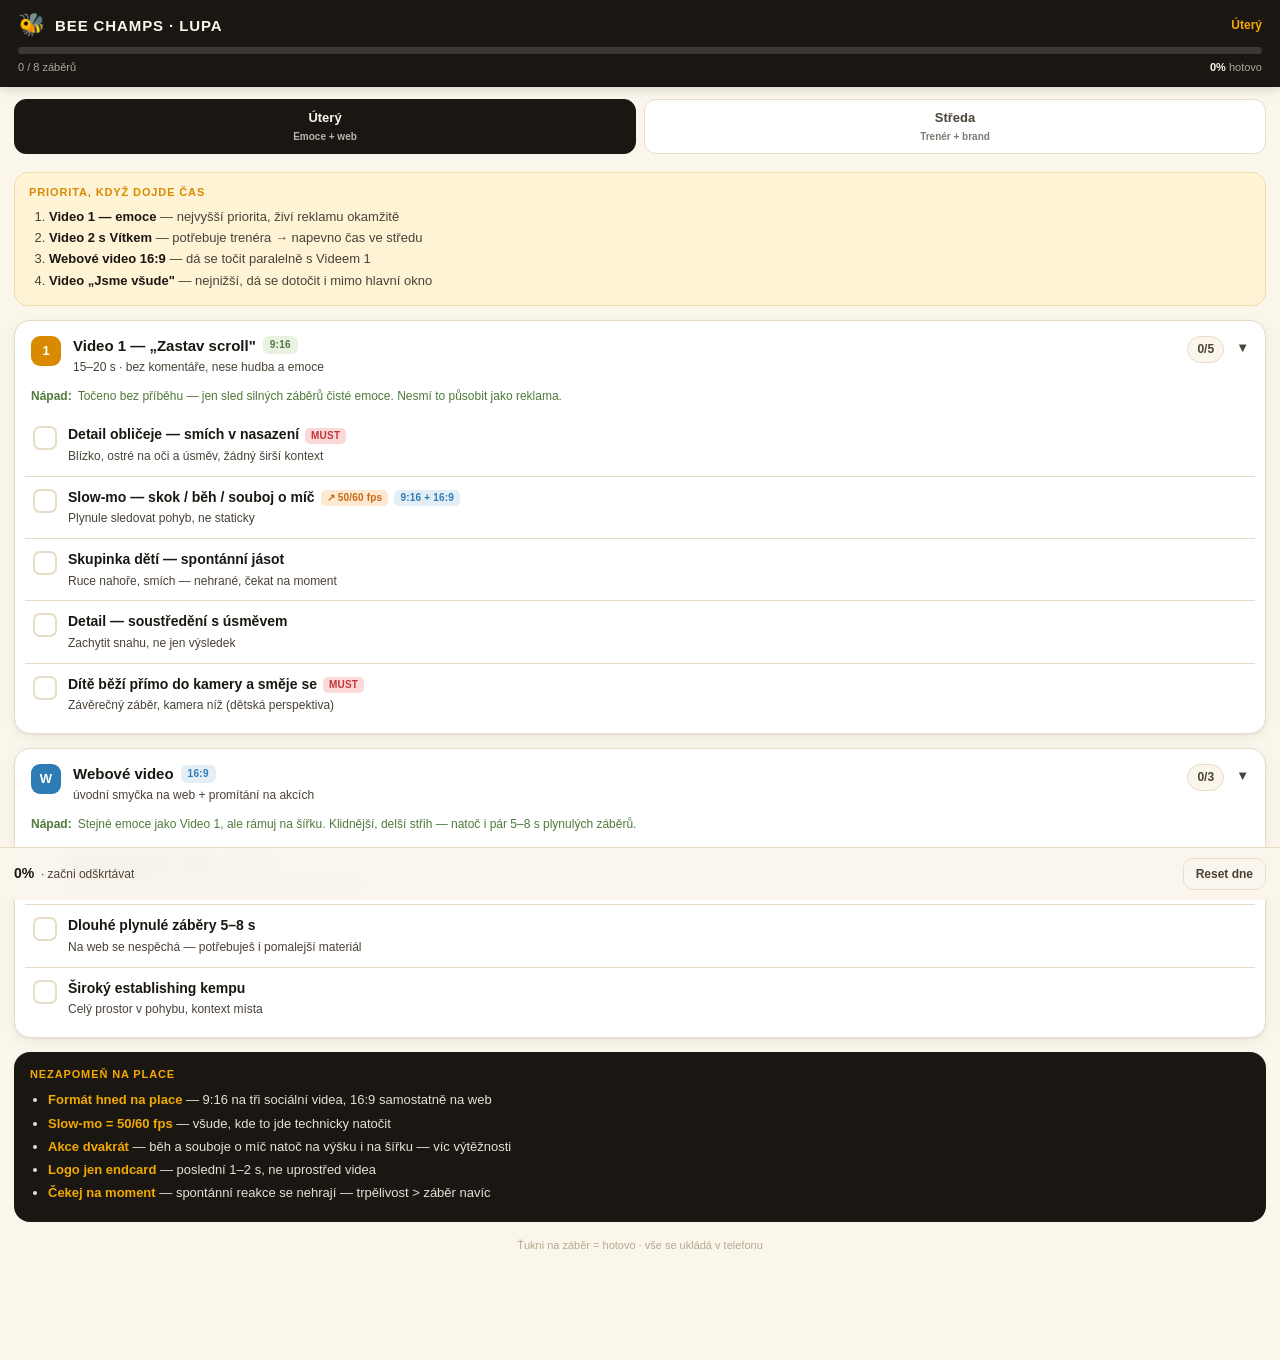
<file: bee-champs-lupa.html>
<!DOCTYPE html>
<html lang="cs">
<head>
<meta charset="UTF-8">
<meta name="viewport" content="width=device-width, initial-scale=1.0, viewport-fit=cover">
<title>Bee Champs — Natáčecí lupa</title>
<style>
  :root{
    --honey:#F2A900;
    --honey-deep:#D98A00;
    --ink:#1A1712;
    --ink-soft:#4A4237;
    --paper:#FBF6EC;
    --card:#FFFFFF;
    --line:#E7DCC5;
    --grass:#4F7A3A;
    --grass-soft:#EAF1E2;
    --done:#3E8E41;
    --done-bg:#E7F3E4;
    --pri-bg:#FFF3D6;
    --shadow:0 1px 2px rgba(26,23,18,.06),0 4px 14px rgba(26,23,18,.05);
  }
  *{box-sizing:border-box;-webkit-tap-highlight-color:transparent}
  html,body{margin:0;padding:0}
  body{
    font-family:-apple-system,BlinkMacSystemFont,"Segoe UI",Roboto,sans-serif;
    background:var(--paper);
    color:var(--ink);
    line-height:1.4;
    padding-bottom:90px;
    -webkit-font-smoothing:antialiased;
  }

  /* ---- Header ---- */
  header{
    position:sticky;top:0;z-index:50;
    background:var(--ink);
    color:var(--paper);
    padding:calc(env(safe-area-inset-top) + 14px) 18px 12px;
    box-shadow:0 2px 10px rgba(0,0,0,.15);
  }
  .brandrow{display:flex;align-items:center;gap:10px}
  .bee{font-size:22px;line-height:1}
  .brandrow h1{
    margin:0;font-size:15px;font-weight:800;letter-spacing:.06em;text-transform:uppercase;
  }
  .brandrow .sub{margin-left:auto;font-size:12px;color:var(--honey);font-weight:700}
  .progwrap{margin-top:11px}
  .progbar{height:7px;background:rgba(255,255,255,.14);border-radius:99px;overflow:hidden}
  .progfill{height:100%;width:0;background:linear-gradient(90deg,var(--honey),var(--honey-deep));transition:width .35s ease}
  .progmeta{display:flex;justify-content:space-between;margin-top:6px;font-size:11px;color:rgba(251,246,236,.65)}
  .progmeta b{color:var(--paper)}

  /* ---- Day tabs ---- */
  .tabs{display:flex;gap:8px;padding:12px 14px 4px;position:sticky;top:0;z-index:40}
  .tabs{background:var(--paper)}
  .tab{
    flex:1;text-align:center;padding:9px 6px;border-radius:12px;
    background:var(--card);border:1.5px solid var(--line);
    font-size:13px;font-weight:700;color:var(--ink-soft);cursor:pointer;
    transition:all .15s;
  }
  .tab.active{background:var(--ink);color:var(--paper);border-color:var(--ink)}
  .tab small{display:block;font-size:10px;font-weight:600;opacity:.7;margin-top:2px}

  main{padding:6px 14px 0}

  /* ---- Priority strip ---- */
  .prio{
    background:var(--pri-bg);border:1px solid #F0DDA8;border-radius:14px;
    padding:12px 14px;margin:8px 0 14px;
  }
  .prio h3{margin:0 0 8px;font-size:11px;letter-spacing:.08em;text-transform:uppercase;color:var(--honey-deep)}
  .prio ol{margin:0;padding-left:20px}
  .prio li{font-size:13px;margin:3px 0;color:var(--ink-soft)}
  .prio li b{color:var(--ink)}

  /* ---- Block (video) ---- */
  .block{
    background:var(--card);border:1px solid var(--line);border-radius:16px;
    margin-bottom:14px;box-shadow:var(--shadow);overflow:hidden;
  }
  .bhead{
    padding:14px 16px;cursor:pointer;display:flex;align-items:flex-start;gap:12px;
  }
  .badge{
    flex-shrink:0;width:30px;height:30px;border-radius:9px;display:flex;align-items:center;justify-content:center;
    font-weight:800;font-size:13px;color:#fff;margin-top:1px;
  }
  .b1 .badge{background:var(--honey-deep)}
  .b2 .badge{background:var(--grass)}
  .b3 .badge{background:#7A5CB5}
  .b4 .badge{background:#2E7CB5}
  .btitle{flex:1;min-width:0}
  .btitle h2{margin:0;font-size:15px;font-weight:800;display:flex;align-items:center;gap:7px;flex-wrap:wrap}
  .fmt{font-size:10px;font-weight:800;padding:2px 7px;border-radius:6px;background:var(--grass-soft);color:var(--grass);letter-spacing:.03em}
  .fmt.wide{background:#E4EEF5;color:#2E7CB5}
  .bmeta{font-size:12px;color:var(--ink-soft);margin-top:3px}
  .bcount{flex-shrink:0;font-size:12px;font-weight:800;color:var(--ink-soft);background:var(--paper);padding:4px 9px;border-radius:99px;border:1px solid var(--line);margin-top:1px}
  .bcount.full{background:var(--done-bg);color:var(--done);border-color:#B9DDB5}
  .chev{flex-shrink:0;transition:transform .2s;color:var(--ink-soft);font-size:13px;margin-top:4px}
  .block.collapsed .chev{transform:rotate(-90deg)}
  .block.collapsed .body{display:none}
  .idea{
    padding:2px 16px 10px;margin-top:-4px;font-size:12px;color:var(--grass);
    display:flex;gap:6px;align-items:flex-start;
  }
  .idea .lbl{font-weight:800;flex-shrink:0}

  /* ---- Shots ---- */
  .body{padding:0 10px 8px}
  .shot{
    display:flex;gap:11px;padding:11px 8px;border-top:1px solid var(--line);cursor:pointer;
    align-items:flex-start;
  }
  .shot:first-child{border-top:none}
  .check{
    flex-shrink:0;width:24px;height:24px;border-radius:7px;border:2px solid var(--line);
    background:#fff;display:flex;align-items:center;justify-content:center;
    font-size:15px;color:#fff;transition:all .15s;margin-top:1px;
  }
  .shot.done .check{background:var(--done);border-color:var(--done)}
  .shot.done .stext h4,.shot.done .stext p{color:#9A9285;text-decoration:line-through;text-decoration-color:#CFC7B6}
  .stext{flex:1;min-width:0}
  .stext h4{margin:0;font-size:14px;font-weight:700}
  .stext p{margin:3px 0 0;font-size:12px;color:var(--ink-soft)}
  .tag{
    display:inline-block;font-size:10px;font-weight:700;padding:1px 6px;border-radius:5px;
    margin-left:6px;vertical-align:middle;letter-spacing:.02em;
  }
  .t-fps{background:#FDE8D2;color:#C56A15}
  .t-must{background:#FBD9D9;color:#C23636}
  .t-both{background:#E4EEF5;color:#2E7CB5}
  .t-talent{background:#EDE4F5;color:#7A5CB5}

  /* ---- Reminders card ---- */
  .rem{
    background:var(--ink);color:var(--paper);border-radius:16px;padding:15px 16px;margin-bottom:14px;
  }
  .rem h3{margin:0 0 9px;font-size:11px;letter-spacing:.08em;text-transform:uppercase;color:var(--honey)}
  .rem ul{margin:0;padding-left:18px}
  .rem li{font-size:13px;margin:5px 0;color:rgba(251,246,236,.9)}
  .rem li b{color:var(--honey)}

  /* ---- Footer bar ---- */
  .footbar{
    position:fixed;bottom:0;left:0;right:0;z-index:60;
    background:rgba(251,246,236,.92);backdrop-filter:blur(8px);
    border-top:1px solid var(--line);
    padding:10px 14px calc(env(safe-area-inset-bottom) + 10px);
    display:flex;gap:10px;align-items:center;
  }
  .foottext{font-size:12px;color:var(--ink-soft);flex:1}
  .foottext b{color:var(--ink);font-size:14px}
  .reset{
    background:none;border:1px solid var(--line);color:var(--ink-soft);
    padding:8px 12px;border-radius:10px;font-size:12px;font-weight:700;cursor:pointer;
  }
  .reset:active{background:var(--line)}

  .hint{text-align:center;font-size:11px;color:#B3A98F;padding:2px 0 16px}
</style>
</head>
<body>

<header>
  <div class="brandrow">
    <span class="bee">🐝</span>
    <h1>Bee Champs · Lupa</h1>
    <span class="sub" id="dayLabel">Den 1</span>
  </div>
  <div class="progwrap">
    <div class="progbar"><div class="progfill" id="progfill"></div></div>
    <div class="progmeta"><span id="progText">0 / 0 záběrů</span><span><b id="progPct">0%</b> hotovo</span></div>
  </div>
</header>

<div class="tabs">
  <div class="tab active" data-day="0" onclick="setDay(0)">Úterý<small>Emoce + web</small></div>
  <div class="tab" data-day="1" onclick="setDay(1)">Středa<small>Trenér + brand</small></div>
</div>

<main id="main"></main>

<div class="footbar">
  <div class="foottext"><b id="footBig">0%</b> &nbsp;· <span id="footSmall">začni odškrtávat</span></div>
  <button class="reset" onclick="resetDay()">Reset dne</button>
</div>

<script>
/* ---------- DATA ---------- */
const PRIORITY = [
  ['Video 1 — emoce','nejvyšší priorita, živí reklamu okamžitě'],
  ['Video 2 s Vítkem','potřebuje trenéra → napevno čas ve středu'],
  ['Webové video 16:9','dá se točit paralelně s Videem 1'],
  ['Video „Jsme všude"','nejnižší, dá se dotočit i mimo hlavní okno'],
];

const DATA = [
  /* ===================== DEN 1 — ÚTERÝ ===================== */
  {
    day:0,
    blocks:[
      {
        id:'v1', cls:'b1', badge:'1', title:'Video 1 — „Zastav scroll"',
        fmt:'9:16', fmtCls:'', meta:'15–20 s · bez komentáře, nese hudba a emoce',
        idea:'Točeno bez příběhu — jen sled silných záběrů čisté emoce. Nesmí to působit jako reklama.',
        shots:[
          {t:'Detail obličeje — smích v nasazení',d:'Blízko, ostré na oči a úsměv, žádný širší kontext',tags:['must']},
          {t:'Slow-mo — skok / běh / souboj o míč',d:'Plynule sledovat pohyb, ne staticky',tags:['fps','both']},
          {t:'Skupinka dětí — spontánní jásot',d:'Ruce nahoře, smích — nehrané, čekat na moment',tags:[]},
          {t:'Detail — soustředění s úsměvem',d:'Zachytit snahu, ne jen výsledek',tags:[]},
          {t:'Dítě běží přímo do kamery a směje se',d:'Závěrečný záběr, kamera níž (dětská perspektiva)',tags:['must']},
        ]
      },
      {
        id:'web', cls:'b4', badge:'W', title:'Webové video',
        fmt:'16:9', fmtCls:'wide', meta:'úvodní smyčka na web + promítání na akcích',
        idea:'Stejné emoce jako Video 1, ale rámuj na šířku. Klidnější, delší střih — natoč i pár 5–8 s plynulých záběrů.',
        shots:[
          {t:'Emoční záběry v 16:9',d:'Duplicitně k Videu 1, nebo se šířkovou rezervou v rámu',tags:['both']},
          {t:'Dlouhé plynulé záběry 5–8 s',d:'Na web se nespěchá — potřebuješ i pomalejší materiál',tags:[]},
          {t:'Široký establishing kempu',d:'Celý prostor v pohybu, kontext místa',tags:[]},
        ]
      },
    ]
  },
  /* ===================== DEN 2 — STŘEDA ===================== */
  {
    day:1,
    blocks:[
      {
        id:'v2', cls:'b2', badge:'2', title:'Video 2 — „Proč zrovna tohle"',
        fmt:'9:16', fmtCls:'', meta:'30–45 s · mluví trenér Vítek + titulky',
        idea:'KLÍČOVÉ: záběry aktivit 2–5 musí být VIDITELNĚ jiné sporty, ne varianty jedné hry. Domluv Vítka na pevný čas.',
        shots:[
          {t:'Hák — trenér mluví do kamery',d:'1 věta / otázka, přímo do objektivu',tags:['talent']},
          {t:'Aktivita A — běh / rychlost',d:'3–5 s, jasně čitelný pohyb',tags:[]},
          {t:'Aktivita B — míč / koordinace',d:'3–5 s · jiný sport než A',tags:[]},
          {t:'Aktivita C — překážky / rovnováha',d:'3–5 s · jiný sport než A/B',tags:[]},
          {t:'Aktivita D — spolupráce ve dvojici',d:'3–5 s · týmová práce',tags:[]},
          {t:'Trenér vysvětluje princip',d:'1–2 věty, klidný tón, ne kazatelský',tags:['talent']},
          {t:'Závěrečný záběr dětí + uzavření',d:'Text na obrazovce nebo mluvené',tags:[]},
        ]
      },
      {
        id:'v3', cls:'b3', badge:'3', title:'Video „Jsme všude"',
        fmt:'9:16', fmtCls:'', meta:'~20 s · klidný, sebevědomý tón, bez tlaku',
        idea:'Dojem rozmanitosti míst, i když je to jeden kemp. Nejnižší priorita — dá se dotočit i mimo hlavní okno.',
        shots:[
          {t:'Trenér mluví, kemp v pohybu za ním',d:'1 věta „jsme tam, kde jsou vaše děti"',tags:['talent']},
          {t:'Různé kouty kempu #1',d:'Jiná „lokace" v rámci místa',tags:[]},
          {t:'Různé kouty kempu #2',d:'Další prostor / úhel',tags:[]},
          {t:'Různé kouty kempu #3',d:'Ještě jiný kout pro pocit šíře',tags:[]},
          {t:'Klidný pozitivní detail (ne akční)',d:'Ladí s tónem „bez tlaku"',tags:[]},
        ]
      },
    ]
  }
];

const REMINDERS = [
  ['Formát hned na place','9:16 na tři sociální videa, 16:9 samostatně na web'],
  ['Slow-mo = 50/60 fps','všude, kde to jde technicky natočit'],
  ['Akce dvakrát','běh a souboje o míč natoč na výšku i na šířku — víc výtěžnosti'],
  ['Logo jen endcard','poslední 1–2 s, ne uprostřed videa'],
  ['Čekej na moment','spontánní reakce se nehrají — trpělivost > záběr navíc'],
];

/* ---------- STATE ---------- */
const KEY='beechamps_lupa_v1';
let done = {};
try{ done = JSON.parse(localStorage.getItem(KEY)||'{}'); }catch(e){ done={}; }
let curDay = 0;
try{ const d=localStorage.getItem(KEY+'_day'); if(d!==null) curDay=+d; }catch(e){}

function save(){ try{ localStorage.setItem(KEY,JSON.stringify(done)); localStorage.setItem(KEY+'_day',curDay);}catch(e){} }

const TAGMAP={
  fps:['t-fps','↗ 50/60 fps'],
  must:['t-must','MUST'],
  both:['t-both','9:16 + 16:9'],
  talent:['t-talent','trenér'],
};

/* ---------- RENDER ---------- */
function render(){
  const main=document.getElementById('main');
  const dd=DATA.find(x=>x.day===curDay);
  let html='';

  // priority strip only on day 1
  if(curDay===0){
    html+='<div class="prio"><h3>Priorita, když dojde čas</h3><ol>';
    PRIORITY.forEach(p=>html+=`<li><b>${p[0]}</b> — ${p[1]}</li>`);
    html+='</ol></div>';
  }

  dd.blocks.forEach(b=>{
    const total=b.shots.length;
    let ndone=0;
    b.shots.forEach((s,i)=>{ if(done[b.id+'_'+i]) ndone++; });
    const full=ndone===total;
    const collapsed=full;
    html+=`<div class="block ${b.cls} ${collapsed?'collapsed':''}" id="blk_${b.id}">
      <div class="bhead" onclick="toggleBlock('${b.id}')">
        <div class="badge">${b.badge}</div>
        <div class="btitle">
          <h2>${b.title} <span class="fmt ${b.fmtCls}">${b.fmt}</span></h2>
          <div class="bmeta">${b.meta}</div>
        </div>
        <div class="bcount ${full?'full':''}">${ndone}/${total}</div>
        <div class="chev">▼</div>
      </div>`;
    if(b.idea){ html+=`<div class="idea"><span class="lbl">Nápad:</span><span>${b.idea}</span></div>`; }
    html+='<div class="body">';
    b.shots.forEach((s,i)=>{
      const k=b.id+'_'+i, isDone=!!done[k];
      let tagHtml='';
      (s.tags||[]).forEach(t=>{ if(TAGMAP[t]) tagHtml+=`<span class="tag ${TAGMAP[t][0]}">${TAGMAP[t][1]}</span>`; });
      html+=`<div class="shot ${isDone?'done':''}" onclick="toggle('${k}')">
        <div class="check">✓</div>
        <div class="stext"><h4>${s.t}${tagHtml}</h4><p>${s.d}</p></div>
      </div>`;
    });
    html+='</div></div>';
  });

  // reminders
  html+='<div class="rem"><h3>Nezapomeň na place</h3><ul>';
  REMINDERS.forEach(r=>html+=`<li><b>${r[0]}</b> — ${r[1]}</li>`);
  html+='</ul></div>';

  html+='<div class="hint">Ťukni na záběr = hotovo · vše se ukládá v telefonu</div>';
  main.innerHTML=html;

  document.getElementById('dayLabel').textContent = curDay===0?'Úterý':'Středa';
  document.querySelectorAll('.tab').forEach(t=>t.classList.toggle('active',+t.dataset.day===curDay));
  updateProgress();
}

function updateProgress(){
  const dd=DATA.find(x=>x.day===curDay);
  let total=0,ndone=0;
  dd.blocks.forEach(b=>b.shots.forEach((s,i)=>{ total++; if(done[b.id+'_'+i]) ndone++; }));
  const pct=total?Math.round(ndone/total*100):0;
  document.getElementById('progfill').style.width=pct+'%';
  document.getElementById('progText').textContent=`${ndone} / ${total} záběrů`;
  document.getElementById('progPct').textContent=pct+'%';
  document.getElementById('footBig').textContent=pct+'%';
  document.getElementById('footSmall').textContent = pct===100?'den hotový 🎉':(ndone===0?'začni odškrtávat':`zbývá ${total-ndone}`);
}

/* ---------- ACTIONS ---------- */
function toggle(k){
  done[k]=!done[k]; save();
  // update just the shot + counts without full rerender to avoid scroll jump
  render();
}
function toggleBlock(id){
  document.getElementById('blk_'+id).classList.toggle('collapsed');
}
function setDay(d){ curDay=d; save(); render(); window.scrollTo({top:0,behavior:'smooth'}); }
function resetDay(){
  if(!confirm('Odškrtnout všechny záběry dnešního dne?')) return;
  const dd=DATA.find(x=>x.day===curDay);
  dd.blocks.forEach(b=>b.shots.forEach((s,i)=>{ delete done[b.id+'_'+i]; }));
  save(); render();
}

render();
</script>
</body>
</html>
</file>
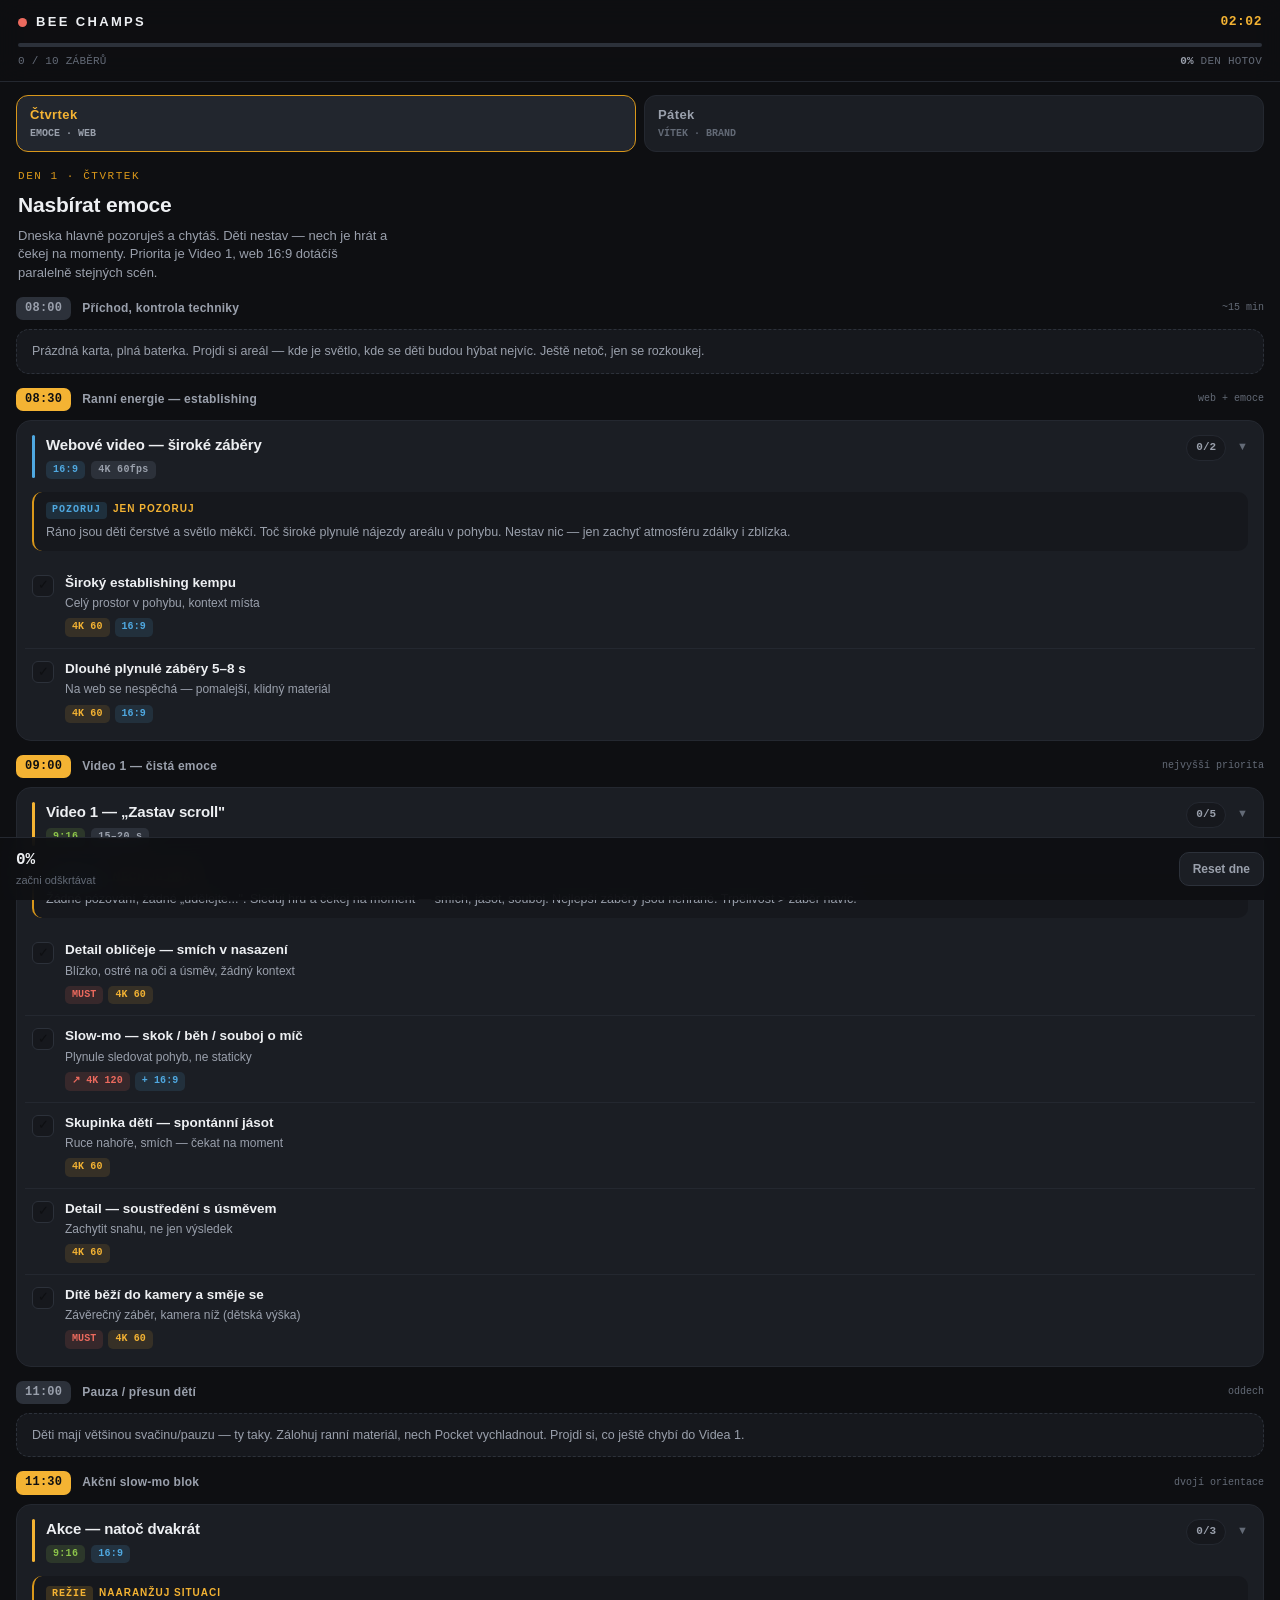
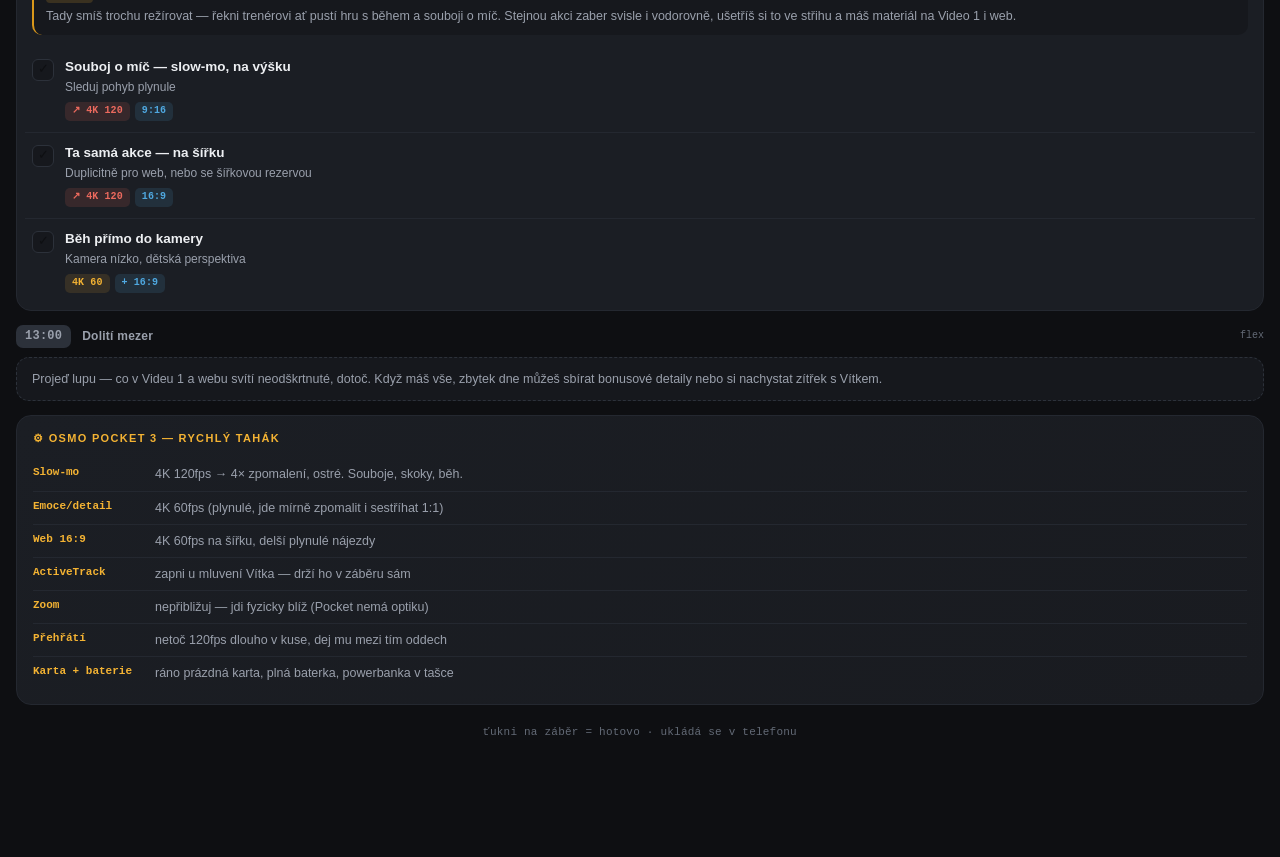
<file: bee-champs-lupa_1.html>
<!DOCTYPE html>
<html lang="cs">
<head>
<meta charset="UTF-8">
<meta name="viewport" content="width=device-width, initial-scale=1.0, viewport-fit=cover">
<title>Bee Champs — Natáčecí den</title>
<style>
  :root{
    --bg:#0E0F12;
    --bg-soft:#16181D;
    --card:#1B1E24;
    --card-hi:#22262E;
    --line:#2C313A;
    --line-soft:#242830;
    --text:#EDEFF2;
    --text-dim:#9AA0AC;
    --text-faint:#636A76;
    --amber:#F4B333;
    --amber-deep:#D9971A;
    --lime:#8BC34A;
    --sky:#4FA8E0;
    --violet:#9C7BD6;
    --coral:#EC6A5E;
    --done:#5BB85B;
    --mono:'SF Mono',ui-monospace,'Roboto Mono',Menlo,monospace;
  }
  *{box-sizing:border-box;-webkit-tap-highlight-color:transparent}
  html,body{margin:0;padding:0}
  body{
    font-family:-apple-system,BlinkMacSystemFont,"Segoe UI",Roboto,sans-serif;
    background:var(--bg);color:var(--text);line-height:1.45;
    padding-bottom:96px;-webkit-font-smoothing:antialiased;
  }

  /* ---- Header ---- */
  header{
    position:sticky;top:0;z-index:50;background:rgba(14,15,18,.86);
    backdrop-filter:blur(14px);border-bottom:1px solid var(--line-soft);
    padding:calc(env(safe-area-inset-top) + 13px) 18px 11px;
  }
  .brandrow{display:flex;align-items:center;gap:9px}
  .rec{width:9px;height:9px;border-radius:50%;background:var(--coral);box-shadow:0 0 0 0 rgba(236,106,94,.6);animation:pulse 2s infinite}
  @keyframes pulse{0%{box-shadow:0 0 0 0 rgba(236,106,94,.5)}70%{box-shadow:0 0 0 7px rgba(236,106,94,0)}100%{box-shadow:0 0 0 0 rgba(236,106,94,0)}}
  .brandrow h1{margin:0;font-size:13px;font-weight:700;letter-spacing:.18em;text-transform:uppercase;color:var(--text)}
  .brandrow .clock{margin-left:auto;font-family:var(--mono);font-size:13px;color:var(--amber);font-weight:600;letter-spacing:.04em}
  .progwrap{margin-top:11px}
  .progbar{height:4px;background:var(--line);border-radius:99px;overflow:hidden}
  .progfill{height:100%;width:0;background:linear-gradient(90deg,var(--amber-deep),var(--amber));transition:width .4s ease;border-radius:99px}
  .progmeta{display:flex;justify-content:space-between;margin-top:7px;font-size:11px;color:var(--text-faint);font-family:var(--mono);letter-spacing:.02em}
  .progmeta b{color:var(--text-dim)}

  /* ---- Day tabs ---- */
  .tabs{display:flex;gap:8px;padding:13px 16px 3px;position:sticky;background:var(--bg);z-index:40}
  .tab{
    flex:1;text-align:left;padding:10px 13px;border-radius:12px;
    background:var(--card);border:1px solid var(--line-soft);cursor:pointer;transition:all .15s;
  }
  .tab .dn{font-size:13px;font-weight:700;color:var(--text-dim);letter-spacing:.03em}
  .tab .dd{font-size:10px;font-weight:600;color:var(--text-faint);margin-top:2px;font-family:var(--mono)}
  .tab.active{background:var(--card-hi);border-color:var(--amber-deep)}
  .tab.active .dn{color:var(--amber)}
  .tab.active .dd{color:var(--text-dim)}

  main{padding:8px 16px 0}

  /* ---- Day intro ---- */
  .dayhero{padding:6px 2px 14px}
  .dayhero .kick{font-family:var(--mono);font-size:11px;letter-spacing:.14em;text-transform:uppercase;color:var(--amber-deep)}
  .dayhero h2{margin:5px 0 0;font-size:21px;font-weight:800;letter-spacing:-.01em}
  .dayhero p{margin:6px 0 0;font-size:13px;color:var(--text-dim);max-width:52ch}

  /* ---- Timeline ---- */
  .tl{position:relative;padding-left:0}
  .slot{position:relative;margin-bottom:14px}
  .slothead{display:flex;align-items:center;gap:11px;margin-bottom:9px}
  .time{
    font-family:var(--mono);font-size:12px;font-weight:700;color:var(--bg);
    background:var(--amber);padding:3px 9px;border-radius:7px;letter-spacing:.02em;flex-shrink:0;
  }
  .slot.rest .time{background:var(--line);color:var(--text-dim)}
  .slothead .lbl{font-size:12px;font-weight:600;color:var(--text-dim);letter-spacing:.02em}
  .slothead .lite{margin-left:auto;font-family:var(--mono);font-size:10px;color:var(--text-faint)}

  /* ---- Block ---- */
  .block{background:var(--card);border:1px solid var(--line-soft);border-radius:15px;overflow:hidden;margin-bottom:2px}
  .bhead{padding:13px 15px;display:flex;align-items:flex-start;gap:11px;cursor:pointer}
  .rail{flex-shrink:0;width:3px;align-self:stretch;border-radius:99px;margin:1px 0}
  .b1 .rail{background:var(--amber)} .b2 .rail{background:var(--lime)}
  .b3 .rail{background:var(--violet)} .b4 .rail{background:var(--sky)}
  .btitle{flex:1;min-width:0}
  .btitle h3{margin:0;font-size:15px;font-weight:800;letter-spacing:-.01em}
  .fmtrow{display:flex;gap:6px;align-items:center;margin-top:5px;flex-wrap:wrap}
  .fmt{font-family:var(--mono);font-size:10px;font-weight:700;padding:2px 7px;border-radius:5px;letter-spacing:.03em}
  .fmt.v{background:rgba(139,195,74,.15);color:var(--lime)}
  .fmt.h{background:rgba(79,168,224,.15);color:var(--sky)}
  .fmt.len{background:var(--line);color:var(--text-dim)}
  .bcount{flex-shrink:0;font-family:var(--mono);font-size:11px;font-weight:700;color:var(--text-dim);background:var(--bg-soft);padding:4px 9px;border-radius:99px;border:1px solid var(--line-soft);margin-top:1px}
  .bcount.full{background:rgba(91,184,91,.14);color:var(--done);border-color:rgba(91,184,91,.3)}
  .chev{flex-shrink:0;color:var(--text-faint);font-size:11px;margin-top:5px;transition:transform .2s}
  .block.collapsed .chev{transform:rotate(-90deg)}
  .block.collapsed .body{display:none}

  /* direction note */
  .direct{margin:0 15px 12px;padding:10px 12px;background:var(--bg-soft);border-radius:10px;border-left:2px solid var(--amber-deep)}
  .direct .dh{font-size:10px;font-weight:800;letter-spacing:.1em;text-transform:uppercase;color:var(--amber);margin-bottom:4px}
  .direct p{margin:0;font-size:12.5px;color:var(--text-dim)}
  .direct .mode{display:inline-block;font-family:var(--mono);font-size:10px;font-weight:700;padding:1px 6px;border-radius:4px;margin-right:6px}
  .mode.setup{background:rgba(244,179,51,.16);color:var(--amber)}
  .mode.observe{background:rgba(79,168,224,.16);color:var(--sky)}

  /* ---- Shots ---- */
  .body{padding:0 8px 6px}
  .shot{display:flex;gap:11px;padding:11px 7px;border-top:1px solid var(--line-soft);cursor:pointer;align-items:flex-start}
  .shot:first-child{border-top:none}
  .check{flex-shrink:0;width:22px;height:22px;border-radius:6px;border:1.5px solid var(--line);background:var(--bg-soft);display:flex;align-items:center;justify-content:center;font-size:13px;color:var(--bg);transition:all .15s;margin-top:1px}
  .shot.done .check{background:var(--done);border-color:var(--done)}
  .shot.done .stext h4,.shot.done .stext p{color:var(--text-faint);text-decoration:line-through;text-decoration-color:var(--line)}
  .stext{flex:1;min-width:0}
  .stext h4{margin:0;font-size:13.5px;font-weight:600;line-height:1.35}
  .stext p{margin:3px 0 0;font-size:12px;color:var(--text-dim)}
  .specs{display:flex;gap:5px;flex-wrap:wrap;margin-top:6px}
  .spec{font-family:var(--mono);font-size:10px;font-weight:600;padding:2px 7px;border-radius:5px;letter-spacing:.01em}
  .s-fps{background:rgba(236,106,94,.13);color:var(--coral)}
  .s-res{background:rgba(244,179,51,.12);color:var(--amber)}
  .s-both{background:rgba(79,168,224,.13);color:var(--sky)}
  .s-track{background:rgba(156,123,214,.15);color:var(--violet)}
  .s-must{background:rgba(236,106,94,.13);color:var(--coral);font-weight:800}
  .s-talent{background:rgba(139,195,74,.14);color:var(--lime)}

  /* rest slot */
  .restcard{background:var(--bg-soft);border:1px dashed var(--line);border-radius:13px;padding:12px 15px;font-size:12.5px;color:var(--text-dim)}
  .restcard b{color:var(--text-dim)}

  /* ---- gear card ---- */
  .gear{background:linear-gradient(145deg,#1B1E24,#191B20);border:1px solid var(--line-soft);border-radius:15px;padding:15px 16px;margin:4px 0 16px}
  .gear h3{margin:0 0 11px;font-size:11px;letter-spacing:.12em;text-transform:uppercase;color:var(--amber);display:flex;align-items:center;gap:7px}
  .gear .row{display:flex;gap:10px;padding:7px 0;border-top:1px solid var(--line-soft);font-size:12.5px}
  .gear .row:first-of-type{border-top:none}
  .gear .k{font-family:var(--mono);font-size:11px;color:var(--amber);flex-shrink:0;width:112px;font-weight:600}
  .gear .val{color:var(--text-dim)}

  .hint{text-align:center;font-size:11px;color:var(--text-faint);font-family:var(--mono);padding:4px 0 20px;letter-spacing:.02em}

  /* ---- foot ---- */
  .footbar{position:fixed;bottom:0;left:0;right:0;z-index:60;background:rgba(14,15,18,.9);backdrop-filter:blur(12px);border-top:1px solid var(--line-soft);padding:11px 16px calc(env(safe-area-inset-bottom) + 11px);display:flex;gap:12px;align-items:center}
  .footprog{flex:1}
  .footprog .big{font-family:var(--mono);font-size:16px;font-weight:700;color:var(--text)}
  .footprog .small{font-size:11px;color:var(--text-faint);margin-top:1px}
  .reset{background:var(--card);border:1px solid var(--line);color:var(--text-dim);padding:9px 13px;border-radius:10px;font-size:12px;font-weight:600;cursor:pointer}
  .reset:active{background:var(--card-hi)}
</style>
</head>
<body>

<header>
  <div class="brandrow">
    <span class="rec"></span>
    <h1>Bee Champs</h1>
    <span class="clock" id="clock">08:00</span>
  </div>
  <div class="progwrap">
    <div class="progbar"><div class="progfill" id="progfill"></div></div>
    <div class="progmeta"><span id="progText">0 / 0</span><span><b id="progPct">0%</b> DEN HOTOV</span></div>
  </div>
</header>

<div class="tabs">
  <div class="tab active" data-day="0" onclick="setDay(0)">
    <div class="dn">Čtvrtek</div><div class="dd">EMOCE · WEB</div>
  </div>
  <div class="tab" data-day="1" onclick="setDay(1)">
    <div class="dn">Pátek</div><div class="dd">VÍTEK · BRAND</div>
  </div>
</div>

<main id="main"></main>

<div class="footbar">
  <div class="footprog"><div class="big" id="footBig">0%</div><div class="small" id="footSmall">začni odškrtávat</div></div>
  <button class="reset" onclick="resetDay()">Reset dne</button>
</div>

<script>
/* ============ DATA ============ */
const GEAR = [
  ['Slow-mo','4K 120fps → 4× zpomalení, ostré. Souboje, skoky, běh.'],
  ['Emoce/detail','4K 60fps (plynulé, jde mírně zpomalit i sestříhat 1:1)'],
  ['Web 16:9','4K 60fps na šířku, delší plynulé nájezdy'],
  ['ActiveTrack','zapni u mluvení Vítka — drží ho v záběru sám'],
  ['Zoom','nepřibližuj — jdi fyzicky blíž (Pocket nemá optiku)'],
  ['Přehřátí','netoč 120fps dlouho v kuse, dej mu mezi tím oddech'],
  ['Karta + baterie','ráno prázdná karta, plná baterka, powerbanka v tašce'],
];

const DAYS = [
  /* ============ ČTVRTEK ============ */
  {
    kick:'Den 1 · Čtvrtek',
    title:'Nasbírat emoce',
    intro:'Dneska hlavně pozoruješ a chytáš. Děti nestav — nech je hrát a čekej na momenty. Priorita je Video 1, web 16:9 dotáčíš paralelně stejných scén.',
    slots:[
      {
        time:'08:00', lbl:'Příchod, kontrola techniky', lite:'~15 min',
        rest:'Prázdná karta, plná baterka. Projdi si areál — kde je světlo, kde se děti budou hýbat nejvíc. Ještě netoč, jen se rozkoukej.'
      },
      {
        time:'08:30', lbl:'Ranní energie — establishing', lite:'web + emoce',
        block:{
          id:'web', cls:'b4', title:'Webové video — široké záběry', fmts:[['h','16:9'],['len','4K 60fps']],
          direct:{mode:'observe',label:'Jen pozoruj',txt:'Ráno jsou děti čerstvé a světlo měkčí. Toč široké plynulé nájezdy areálu v pohybu. Nestav nic — jen zachyť atmosféru zdálky i zblízka.'},
          shots:[
            {t:'Široký establishing kempu',d:'Celý prostor v pohybu, kontext místa',specs:[['res','4K 60'],['h','16:9']]},
            {t:'Dlouhé plynulé záběry 5–8 s',d:'Na web se nespěchá — pomalejší, klidný materiál',specs:[['res','4K 60'],['h','16:9']]},
          ]
        }
      },
      {
        time:'09:00', lbl:'Video 1 — čistá emoce', lite:'nejvyšší priorita',
        block:{
          id:'v1', cls:'b1', title:'Video 1 — „Zastav scroll"', fmts:[['v','9:16'],['len','15–20 s']],
          direct:{mode:'observe',label:'Nech je hrát',txt:'Žádné pózování, žádné „udělejte...". Sleduj hru a čekej na moment — smích, jásot, souboj. Nejlepší záběry jsou nehrané. Trpělivost > záběr navíc.'},
          shots:[
            {t:'Detail obličeje — smích v nasazení',d:'Blízko, ostré na oči a úsměv, žádný kontext',specs:[['must','MUST'],['res','4K 60']]},
            {t:'Slow-mo — skok / běh / souboj o míč',d:'Plynule sledovat pohyb, ne staticky',specs:[['fps','↗ 4K 120'],['both','+ 16:9']]},
            {t:'Skupinka dětí — spontánní jásot',d:'Ruce nahoře, smích — čekat na moment',specs:[['res','4K 60']]},
            {t:'Detail — soustředění s úsměvem',d:'Zachytit snahu, ne jen výsledek',specs:[['res','4K 60']]},
            {t:'Dítě běží do kamery a směje se',d:'Závěrečný záběr, kamera níž (dětská výška)',specs:[['must','MUST'],['res','4K 60']]},
          ]
        }
      },
      {
        time:'11:00', lbl:'Pauza / přesun dětí', lite:'oddech',
        rest:'Děti mají většinou svačinu/pauzu — ty taky. Zálohuj ranní materiál, nech Pocket vychladnout. Projdi si, co ještě chybí do Videa 1.'
      },
      {
        time:'11:30', lbl:'Akční slow-mo blok', lite:'dvojí orientace',
        block:{
          id:'action', cls:'b1', title:'Akce — natoč dvakrát', fmts:[['v','9:16'],['h','16:9']],
          direct:{mode:'setup',label:'Naaranžuj situaci',txt:'Tady smíš trochu režírovat — řekni trenérovi ať pustí hru s během a souboji o míč. Stejnou akci zaber svisle i vodorovně, ušetříš si to ve střihu a máš materiál na Video 1 i web.'},
          shots:[
            {t:'Souboj o míč — slow-mo, na výšku',d:'Sleduj pohyb plynule',specs:[['fps','↗ 4K 120'],['v','9:16']]},
            {t:'Ta samá akce — na šířku',d:'Duplicitně pro web, nebo se šířkovou rezervou',specs:[['fps','↗ 4K 120'],['h','16:9']]},
            {t:'Běh přímo do kamery',d:'Kamera nízko, dětská perspektiva',specs:[['res','4K 60'],['both','+ 16:9']]},
          ]
        }
      },
      {
        time:'13:00', lbl:'Dolití mezer', lite:'flex',
        rest:'Projeď lupu — co v Videu 1 a webu svítí neodškrtnuté, dotoč. Když máš vše, zbytek dne můžeš sbírat bonusové detaily nebo si nachystat zítřek s Vítkem.'
      },
    ]
  },
  /* ============ PÁTEK ============ */
  {
    kick:'Den 2 · Pátek',
    title:'Vítek a systém',
    intro:'Dneska potřebuješ trenéra. Jeho mluvící party natoč jako první, dokud je klidný. Pak dobírej aktivity. „Jsme všude" má nejnižší prioritu — dotoč, když zbyde čas.',
    slots:[
      {
        time:'08:00', lbl:'Domluva s Vítkem', lite:'kritické',
        rest:'Hned ráno si s Vítkem potvrď, KDY přesně natočíte jeho mluvící části. Bez něj Video 2 a „Jsme všude" nenatočíš. Ideálně dopoledne, dokud není unavený a děti ho nerozptylují.'
      },
      {
        time:'08:45', lbl:'Video 2 — Vítek mluví', lite:'napevno s trenérem',
        block:{
          id:'v2t', cls:'b2', title:'Video 2 — mluvící party', fmts:[['v','9:16'],['len','trenér']],
          direct:{mode:'setup',label:'Postav Vítka',txt:'Tady režíruješ. Postav Vítka na klidné místo s kempem v pohybu za zády. Zapni ActiveTrack ať ho kamera drží. Nech ho říct hák (1 věta) i vysvětlení principu (1–2 věty) — radši víc pokusů.'},
          shots:[
            {t:'Hák — Vítek mluví do kamery',d:'1 věta / otázka, přímo do objektivu',specs:[['talent','VÍTEK'],['track','ActiveTrack']]},
            {t:'Vítek vysvětluje princip',d:'1–2 věty, klidný tón, ne kazatelský',specs:[['talent','VÍTEK'],['track','ActiveTrack']]},
          ]
        }
      },
      {
        time:'09:30', lbl:'Video 2 — rozmanitost aktivit', lite:'klíčové',
        block:{
          id:'v2a', cls:'b2', title:'Video 2 — 4 různé sporty', fmts:[['v','9:16'],['len','3–5 s/kus']],
          direct:{mode:'setup',label:'Hlídej rozmanitost',txt:'Nejdůležitější věc dne: záběry musí být VIDITELNĚ jiné sporty, ne varianty jedné hry. Zapisuj si, cos zabral, ať omylem nemáš dvakrát to samé. Jinak video ztrácí smysl.'},
          shots:[
            {t:'Aktivita A — běh / rychlost',d:'3–5 s, jasně čitelný pohyb',specs:[['res','4K 60']]},
            {t:'Aktivita B — míč / koordinace',d:'jiný sport než A',specs:[['res','4K 60']]},
            {t:'Aktivita C — překážky / rovnováha',d:'jiný sport než A/B',specs:[['res','4K 60']]},
            {t:'Aktivita D — spolupráce ve dvojici',d:'týmová práce',specs:[['res','4K 60']]},
            {t:'Závěrečný záběr dětí + uzavření',d:'text na obrazovce nebo mluvené',specs:[['res','4K 60']]},
          ]
        }
      },
      {
        time:'11:00', lbl:'Pauza', lite:'oddech',
        rest:'Zálohuj Video 2, nech Pocket vychladnout. Zkontroluj, že máš všechny 4 aktivity opravdu různé.'
      },
      {
        time:'11:30', lbl:'Video „Jsme všude"', lite:'nejnižší priorita',
        block:{
          id:'v3', cls:'b3', title:'Video „Jsme všude"', fmts:[['v','9:16'],['len','~20 s']],
          direct:{mode:'observe',label:'Klid, žádný tlak',txt:'Dojem rozmanitosti míst, i když je to jeden kemp. Toč různé kouty areálu, ať to vypadá jako víc lokací. Klidný pozitivní tón — žádná akce. Když nezbyde čas dneska, dá se dotočit i jindy.'},
          shots:[
            {t:'Vítek mluví, kemp v pohybu za ním',d:'1 věta „jsme tam, kde jsou vaše děti"',specs:[['talent','VÍTEK'],['track','ActiveTrack']]},
            {t:'Různé kouty kempu #1',d:'jiná „lokace" v rámci místa',specs:[['res','4K 60']]},
            {t:'Různé kouty kempu #2',d:'další prostor / úhel',specs:[['res','4K 60']]},
            {t:'Různé kouty kempu #3',d:'ještě jiný kout pro pocit šíře',specs:[['res','4K 60']]},
            {t:'Klidný pozitivní detail (ne akční)',d:'ladí s tónem „bez tlaku"',specs:[['res','4K 60']]},
          ]
        }
      },
      {
        time:'13:00', lbl:'Fotky + dolití', lite:'závěr',
        rest:'Poslední kolo: fotky pro web a Instagram, dolití čehokoliv neodškrtnutého z obou dnů. Než odjedeš, projeď lupu shora dolů — ať se nevracíš.'
      },
    ]
  }
];

/* ============ STATE ============ */
const KEY='beechamps_day_v2';
let done={}; try{done=JSON.parse(localStorage.getItem(KEY)||'{}')}catch(e){done={}}
let curDay=0; try{const d=localStorage.getItem(KEY+'_day');if(d!==null)curDay=+d}catch(e){}
function save(){try{localStorage.setItem(KEY,JSON.stringify(done));localStorage.setItem(KEY+'_day',curDay)}catch(e){}}

const SPECMAP={
  fps:'s-fps',res:'s-res',both:'s-both',track:'s-track',must:'s-must',talent:'s-talent',
  v:'s-both',h:'s-both'
};

/* ============ RENDER ============ */
function render(){
  const d=DAYS[curDay];
  let h='';
  h+=`<div class="dayhero"><div class="kick">${d.kick}</div><h2>${d.title}</h2><p>${d.intro}</p></div>`;

  h+='<div class="tl">';
  d.slots.forEach(s=>{
    h+='<div class="slot'+(s.rest?' rest':'')+'">';
    h+=`<div class="slothead"><span class="time">${s.time}</span><span class="lbl">${s.lbl}</span>${s.lite?`<span class="lite">${s.lite}</span>`:''}</div>`;
    if(s.rest){
      h+=`<div class="restcard">${s.rest}</div>`;
    } else if(s.block){
      const b=s.block, total=b.shots.length;
      let nd=0; b.shots.forEach((x,i)=>{if(done[b.id+'_'+i])nd++});
      const full=nd===total;
      h+=`<div class="block ${b.cls} ${full?'collapsed':''}" id="blk_${b.id}">
        <div class="bhead" onclick="toggleBlock('${b.id}')">
          <div class="rail"></div>
          <div class="btitle"><h3>${b.title}</h3><div class="fmtrow">${b.fmts.map(f=>`<span class="fmt ${f[0]}">${f[1]}</span>`).join('')}</div></div>
          <div class="bcount ${full?'full':''}">${nd}/${total}</div>
          <div class="chev">▼</div>
        </div>`;
      if(b.direct){
        h+=`<div class="direct"><div class="dh"><span class="mode ${b.direct.mode}">${b.direct.mode==='setup'?'REŽIE':'POZORUJ'}</span>${b.direct.label}</div><p>${b.direct.txt}</p></div>`;
      }
      h+='<div class="body">';
      b.shots.forEach((x,i)=>{
        const k=b.id+'_'+i, isDone=!!done[k];
        const specs=(x.specs||[]).map(sp=>`<span class="spec ${SPECMAP[sp[0]]||''}">${sp[1]}</span>`).join('');
        h+=`<div class="shot ${isDone?'done':''}" onclick="toggle('${k}')">
          <div class="check">✓</div>
          <div class="stext"><h4>${x.t}</h4><p>${x.d}</p>${specs?`<div class="specs">${specs}</div>`:''}</div>
        </div>`;
      });
      h+='</div></div>';
    }
    h+='</div>';
  });
  h+='</div>';

  // gear card
  h+='<div class="gear"><h3>⚙ Osmo Pocket 3 — rychlý tahák</h3>';
  GEAR.forEach(g=>h+=`<div class="row"><span class="k">${g[0]}</span><span class="val">${g[1]}</span></div>`);
  h+='</div>';

  h+='<div class="hint">ťukni na záběr = hotovo · ukládá se v telefonu</div>';

  document.getElementById('main').innerHTML=h;
  document.querySelectorAll('.tab').forEach(t=>t.classList.toggle('active',+t.dataset.day===curDay));
  updateProgress();
}

function updateProgress(){
  const d=DAYS[curDay]; let total=0,nd=0;
  d.slots.forEach(s=>{if(s.block){s.block.shots.forEach((x,i)=>{total++;if(done[s.block.id+'_'+i])nd++})}});
  const pct=total?Math.round(nd/total*100):0;
  document.getElementById('progfill').style.width=pct+'%';
  document.getElementById('progText').textContent=`${nd} / ${total} ZÁBĚRŮ`;
  document.getElementById('progPct').textContent=pct+'%';
  document.getElementById('footBig').textContent=pct+'%';
  document.getElementById('footSmall').textContent=pct===100?'den hotový 🎬':(nd===0?'začni odškrtávat':`zbývá ${total-nd} záběrů`);
}

function toggle(k){done[k]=!done[k];save();render()}
function toggleBlock(id){document.getElementById('blk_'+id).classList.toggle('collapsed')}
function setDay(d){curDay=d;save();render();window.scrollTo({top:0,behavior:'smooth'})}
function resetDay(){
  if(!confirm('Odškrtnout všechny záběry tohoto dne?'))return;
  const d=DAYS[curDay];
  d.slots.forEach(s=>{if(s.block)s.block.shots.forEach((x,i)=>delete done[s.block.id+'_'+i])});
  save();render();
}

// live clock
function tick(){const n=new Date();document.getElementById('clock').textContent=String(n.getHours()).padStart(2,'0')+':'+String(n.getMinutes()).padStart(2,'0')}
tick();setInterval(tick,15000);

render();
</script>
</body>
</html>
</file>
